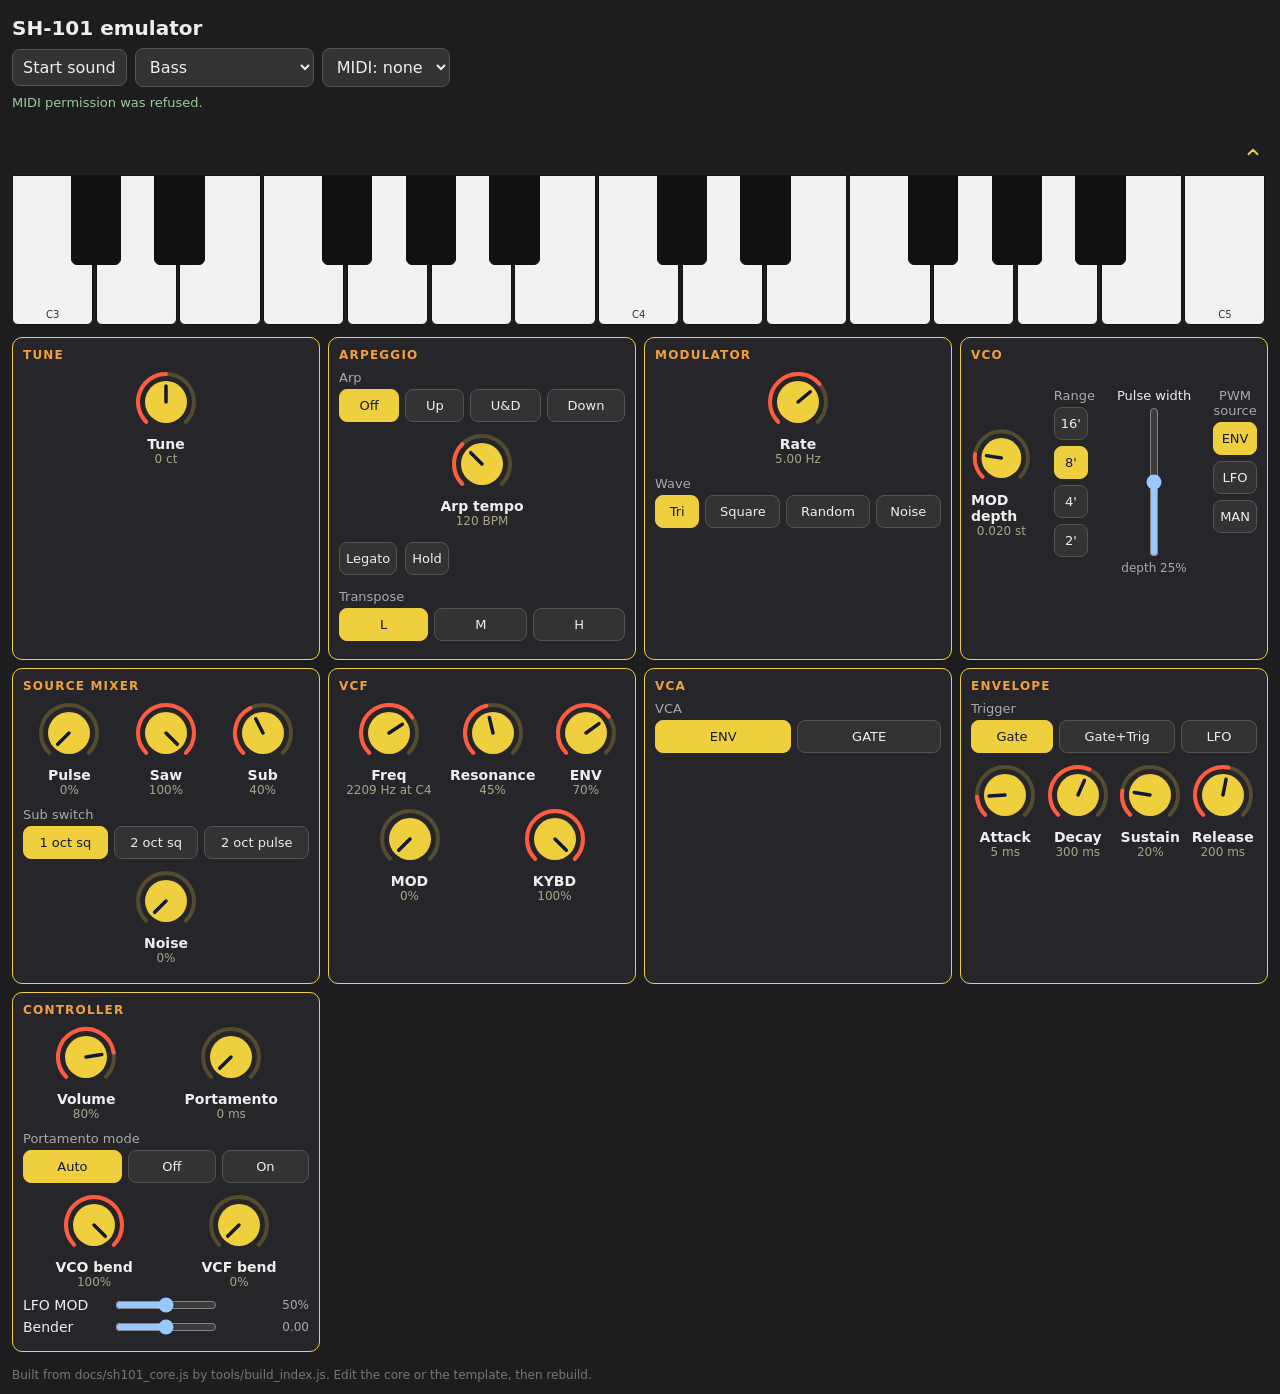
<file: index.html>
<!doctype html>
<html lang="en">
<head>
<meta charset="utf-8">
<meta name="viewport" content="width=device-width, initial-scale=1, viewport-fit=cover">
<title>SH-101 emulator</title>
<style>
  :root { color-scheme: dark; }
  * { box-sizing: border-box; }
  body { margin: 0; font-family: system-ui, sans-serif; background: #1d1d1f; color: #eee; padding: 12px; padding-bottom: calc(12px + env(safe-area-inset-bottom, 0px)); overflow-x: hidden; }
  h1 { font-size: 20px; margin: 4px 0 8px; }
  button, select { font: inherit; background: #333; color: #eee; border: 1px solid #555; border-radius: 8px; padding: 8px 10px; }
  button.on { background: #F0CF3E; border-color: #F0CF3E; color: #121935; }
  input[type=range] { width: 100%; min-width: 0; margin: 0; }
  .row { display: flex; flex-wrap: wrap; gap: 8px; align-items: center; margin: 8px 0; }
  #status { font-size: 13px; color: #9c9; min-height: 18px; }
  #debug { font-size: 12px; color: #888; min-height: 16px; }
  .warn { color: #e9a; }
  #keys { position: relative; height: 150px; user-select: none; touch-action: none; margin: 8px 0 12px; }
  .wk, .bk { position: absolute; top: 0; box-sizing: border-box; border: 1px solid #111; border-radius: 0 0 6px 6px; }
  .wk { background: #f2f2f2; height: 100%; color: #333; }
  .bk { background: #111; height: 60%; color: #eee; z-index: 2; }
  .on-k { background: #f0a040 !important; }
  .lbl { position: absolute; bottom: 4px; width: 100%; text-align: center; font-size: 10px; pointer-events: none; }
  #panels { display: grid; grid-template-columns: repeat(auto-fit, minmax(min(100%, 280px), 1fr)); gap: 8px; }
  .panel { background: #26262a; border: 1px solid #F0CF3E; border-radius: 10px; padding: 8px 10px 10px; min-width: 0; }
  .panel h2 { font-size: 12px; letter-spacing: .1em; text-transform: uppercase; color: #f0a040; margin: 2px 0 6px; }
  .sl { display: grid; grid-template-columns: 84px minmax(0, 1fr) 84px; align-items: center; gap: 8px; margin: 6px 0; font-size: 14px; }
  .sl output { text-align: right; color: #aaa; font-variant-numeric: tabular-nums; font-size: 12px; }
  .grp { margin: 8px 0; }
  .grp .cap { color: #aaa; font-size: 13px; margin-bottom: 4px; }
  .seg { display: flex; flex-wrap: wrap; gap: 6px; }
  .seg button, .grp > button { flex: 1 1 auto; padding: 8px 6px; font-size: 13px; }
  /* keyboard section: a yellow chevron in the top-right corner. Down = keys hidden, up = keys shown. */
  .keysec { position: relative; padding-top: 30px; margin: 8px 0 12px; }
  .keysec.folded #keys { display: none; }
  .chev { position: absolute; top: 0; right: 0; width: 30px; height: 30px; padding: 4px; display: flex; align-items: center; justify-content: center; background: transparent; border: none; border-radius: 6px; cursor: pointer; }
  .chev:hover, .chev:focus-visible { background: rgba(240, 207, 62, 0.12); outline: 1px solid #F0CF3E; }
  .chev svg { width: 18px; height: 18px; transition: transform .15s ease; }
  .chev.open svg { transform: rotate(180deg); }
  .inline { display: flex; flex-wrap: wrap; gap: 4px 8px; align-items: center; }
  .inline > .grp { margin: 6px 0; flex: 0 0 auto; }
  .hrow { display: flex; gap: 12px; align-items: flex-start; margin: 6px 0; }
  .hrow > .grp { flex: 1 1 auto; min-width: 0; margin: 6px 0; }
  .hrow > .grp.stackgrp { flex: 0 0 auto; }   /* stacked buttons hug their labels */
  .hrow.vco { gap: 22px; padding: 14px 0; justify-content: center; }   /* VCO row: more room, centred across the width */
  .hrow.vco > .vsl { margin: 6px 0; }                                  /* Pulse width lines up with the other captions */
  .hrow.vco > .vsl > label { font-size: 13px; }
  .hrow > .grp.stackgrp .cap { text-align: center; }                    /* caption centred over the stacked buttons */
  .hrow.vco > .knob { align-self: center; }   /* MOD depth sits at the vertical centre of the section */
  .vsl { display: flex; flex-direction: column; align-items: center; gap: 4px; flex: 0 0 auto; font-size: 14px; }
  .vsl .vbox { position: relative; width: 36px; height: 150px; }
  .vsl .vbox input { position: absolute; left: -57px; top: 57px; width: 150px; height: 36px; transform: rotate(-90deg); margin: 0; }
  .vsl output { color: #aaa; font-size: 12px; font-variant-numeric: tabular-nums; }
  /* stacked buttons: one column sized to the widest label; every button stretches to that width */
  .seg.stack { display: inline-grid; grid-template-columns: max-content; gap: 6px; }
  .seg.stack button { flex: none; }
  .knobs { display: flex; flex-wrap: wrap; justify-content: space-around; gap: 6px 4px; margin: 6px 0; }
  /* AcidBox knob styles. The colours are CSS variables, so a skin only has to set these: */
:root {
  --track: rgba(240, 207, 62, 0.22);   /* empty part of the ring */
  --led: #FF5B40;                      /* filled part of the ring */
  --knob-body: #F0CF3E;                /* the dial */
  --knob-mark: #121935;                /* the pointer line */
  --ink: #F0CF3E;
  --ink-soft: #A9A487;
}

.knob {
  display: flex; flex-direction: column; align-items: center;
  touch-action: none; user-select: none; -webkit-user-select: none;
  cursor: ns-resize; border-radius: 14px; padding: 2px 0;
}
.knob svg { width: 64px; height: 64px; max-width: 100%; display: block; }
.klabel { font-size: 14px; font-weight: 600; margin-top: 2px; }
.kval { font-size: 12px; color: var(--ink-soft); font-variant-numeric: tabular-nums; }

  footer { color: #777; font-size: 12px; margin: 16px 0 0; }
</style>
</head>
<body>
<h1>SH-101 emulator</h1>
<div class="row">
  <button id="start" type="button">Start sound</button>
  <select id="patch"><option value="bass">Bass</option><option value="pwm">PWM lead</option><option value="whistle">Resonant whistle</option></select>
  <select id="midi"><option value="">MIDI: none</option></select>
</div>
<div id="status">Tap "Start sound" first. Sound needs a tap on most phones.</div>
<div id="debug"></div>

<div class="keysec open" id="keysSec">
  <button id="keysToggle" class="chev open" type="button" aria-expanded="true" aria-label="Hide keyboard" title="Hide keyboard">
    <svg viewBox="0 0 24 24" aria-hidden="true"><path d="M6 9l6 6 6-6" fill="none" stroke="#F0CF3E" stroke-width="2.5" stroke-linecap="round" stroke-linejoin="round"/></svg>
  </button>
  <div id="keys"></div>
</div>

<div id="panels"></div>
<footer>Built from docs/sh101_core.js by tools/build_index.js. Edit the core or the template, then rebuild.</footer>

<script>
/* SH-101 emulator core (JavaScript port of sh101_engine.py). Same models and guesses (G36-G44).
   Works in a browser AudioWorklet and in Node for testing. No DOM access. */
(function (root) {
  const A4 = 442.0;
  const K4 = 0.435, FC0 = 250.0, VC = 0.019, PIN9 = 0.1110;
  const KYB = VC / PIN9;                       // exact 1 oct/oct keyboard tracking (VR-8 calibration)
  const CUT_MIN = 0.589, CUT_MAX = -1.288;     // slider: 10 Hz (bottom) .. 20 kHz (top), spec
  const MIX = { saw: 1.0, pulse: 0.69, sub: 0.57, noise: 0.3 };   // G39, G38

  const kcv = (m) => 0.417 + (m - 53) / 12.0;  // service manual: F3 = 0.417 V, 1 V/oct
  function bus(p) { return CUT_MIN + p * (CUT_MAX - CUT_MIN); }
  function cutoffHz(midi, p, follow) {
    const f = follow === undefined ? 1 : follow;               // Key Follow knob, 0..1 (Roland spec)
    const v9 = PIN9 * (bus(p) - f * KYB * (kcv(midi) - kcv(60)));
    return K4 * FC0 * Math.pow(2, -v9 / VC);
  }
  // Seeded PRNG (mulberry32). Gives repeatable noise, so renders are identical run to run.
  // The seed is fixed (DEFAULT.seed) and not exposed on the panel yet.
  function makeRng(seed) {
    let a = seed >>> 0;
    return function () {
      a = (a + 0x6D2B79F5) >>> 0;
      let t = a;
      t = Math.imul(t ^ (t >>> 15), t | 1);
      t ^= t + Math.imul(t ^ (t >>> 7), t | 61);
      return ((t ^ (t >>> 14)) >>> 0) / 4294967296;   // [0, 1)
    };
  }
  function noteHz(midi, rangeOct, cents) { return A4 * Math.pow(2, (midi - 69) / 12) * Math.pow(2, rangeOct) * Math.pow(2, (cents || 0) / 1200); }

  function blep(t, dt) {
    if (t < dt) { const x = t / dt; return 2 * x - x * x - 1; }
    if (t > 1 - dt) { const x = (t - 1) / dt; return x * x + 2 * x + 1; }
    return 0;
  }

  class Env {                                  // G36, G37: linear attack, exponential decay and release
    constructor(fs, a, d, s, r) {
      this.fs = fs; this.a = Math.max(a, 1e-4); this.s = s;
      this.cd = Math.exp(-1 / (fs * Math.max(d / 3, 1e-4)));
      this.cr = Math.exp(-1 / (fs * Math.max(r / 3, 1e-4)));
      this.stage = 0; this.level = 0;          // 0 idle, 1 attack, 2 decay, 3 sustain, 4 release
    }
    setParams(a, d, s, r) {                 // change times/levels without resetting the current note
      this.a = Math.max(a, 1e-4); this.s = s;
      this.cd = Math.exp(-1 / (this.fs * Math.max(d / 3, 1e-4)));
      this.cr = Math.exp(-1 / (this.fs * Math.max(r / 3, 1e-4)));
    }
    on() { this.stage = 1; }
    off() { if (this.stage !== 0) this.stage = 4; }
    next() {
      if (this.stage === 1) { this.level += 1 / (this.fs * this.a); if (this.level >= 1) { this.level = 1; this.stage = 2; } }
      else if (this.stage === 2) { this.level = this.s + (this.level - this.s) * this.cd; if (this.level - this.s < 1e-4) { this.level = this.s; this.stage = 3; } }
      else if (this.stage === 3) { this.level = this.s; }
      else if (this.stage === 4) { this.level *= this.cr; if (this.level < 1e-5) { this.level = 0; this.stage = 0; } }
      return this.level;
    }
  }

  const DEFAULT = { rangeOct: 0, attack: 0.005, decay: 0.25, sustain: 0.35, release: 0.2,
    attackPwm: 0.01, decayPwm: 0.2, pw: 0.5, pwmAmt: 0.25,
    wSaw: 1, wPulse: 0, wSub: 0, wNoise: 0, cutoff: 0.5, res: 0.4, envAmt: 0.6,
    lfoRate: 5.0, lfoCut: 0, vibMax: 0, vcaGate: false, volume: 0.8,
    legato: false, portaTime: 0, transpose: 0, arpMode: "off", arpBpm: 120,
    // switches (G50-G54)
    lfoWave: "triangle",    // "square" | "triangle" | "noise" | "random"
    vcoWave: "both",        // not a Roland switch: the source mixer levels control saw and pulse (G51 corrected)
    subOct: "1",            // "1" = square 1 oct down, "2" = square 2 oct down, "2p" = pulse 2 oct down (panel, G62)
    vcaMode: "ENV",         // "ENV" | "GATE"
    envTrig: "gate",        // "gate" | "gatetrig" | "lfo"
    pwmSrc: "env",          // PWM source: "env" | "lfo" | "man" (panel switch LFO / MAN / ENV, G56)
    portaMode: "auto",      // portamento: "auto" | "off" | "on" (panel AUTO / OFF / ON, G57)
    keyFollow: 1,           // KYBD / Key Follow slider, 0..1
    tuneCents: 0,           // TUNE knob, +-50 cents
    vcoBend: 1,             // Bend VCO slider: 1 = +-2 semitones at full lever
    vcfBend: 0,             // Bend VCF slider: 1 = +-1 octave at full lever (G69)
    seed: 101 };            // noise seed (fixed for now; not on the panel)

  class Voice {
    constructor(fs, patch) {
      this.fs = fs; this.p = Object.assign({}, DEFAULT, patch || {});
      this.stack = []; this.physical = new Set(); this.hold = false;
      this.midi = null; this.mod = 0; this.resCC = null; this.cutCC = null;
      this.ph = 0; this.phSub = 0; this.phLfo = 0; this.lfoHold = 0; this.bendNorm = 0;
      this.pwmEnv = new Env(fs, this.p.attackPwm, this.p.decayPwm, 0, this.p.release);
      this.ampEnv = new Env(fs, this.p.attack, this.p.decay, this.p.sustain, this.p.release);
      this.y = [0, 0, 0, 0]; this.baseCut = 0;
      this.pitch = null; this.target = null; this.glideAllowed = false;
      this.arpIdx = 0; this.arpDir = 1; this.arpCount = 0; this.arpGateAt = 0; this.arpFirst = false;
      this.rand = makeRng(this.p.seed);
    }
    rebuildEnvs() {
      this.pwmEnv = new Env(this.fs, this.p.attackPwm, this.p.decayPwm, 0, this.p.release);
      this.ampEnv = new Env(this.fs, this.p.attack, this.p.decay, this.p.sustain, this.p.release);
    }
    setPatch(patch) {
      this.p = Object.assign({}, this.p, patch);
      const p = this.p;
      this.pwmEnv.setParams(p.attackPwm, p.decayPwm, 0, p.release);
      this.ampEnv.setParams(p.attack, p.decay, p.sustain, p.release);
      if (this.midi !== null) this.play(this.midi, false);
    }
    arpSteps() { return Math.max(1, Math.round(this.fs * 60 / this.p.arpBpm / 4)); }
    play(midi, retrigger) {
      const eff = midi + this.p.transpose;
      this.midi = midi; this.target = eff;
      if (this.pitch === null) this.pitch = eff;
      const pos = this.cutCC !== null ? this.cutCC : this.p.cutoff;
      this.baseCut = cutoffHz(eff, pos, this.p.keyFollow);
      if (retrigger && this.p.envTrig !== "lfo") { this.ampEnv.on(); this.pwmEnv.on(); }
    }
    noteOn(midi) {
      this.physical.add(midi);
      const i = this.stack.indexOf(midi); if (i >= 0) this.stack.splice(i, 1);
      const hadNotes = this.stack.length > 0;
      this.stack.push(midi);
      if (this.p.arpMode !== "off") {
        if (!hadNotes) { this.arpCount = this.arpSteps(); this.arpFirst = true; }
        return;
      }
      const retrig = this.p.envTrig === "gatetrig" ? true : !(this.p.legato && hadNotes);
      // portamento: ON glides every note; AUTO glides only when a key is played while others are held; OFF never
      this.glideAllowed = this.p.portaMode === "on" || (this.p.portaMode === "auto" && hadNotes);
      this.play(midi, retrig);
    }
    noteOff(midi) {
      this.physical.delete(midi);
      if (this.hold) return;                                // hold keeps the notes sounding
      this.release(midi);
    }
    release(midi) {
      const i = this.stack.indexOf(midi); if (i >= 0) this.stack.splice(i, 1);
      if (this.stack.length === 0) {
        if (this.p.envTrig !== "lfo") { this.ampEnv.off(); this.pwmEnv.off(); }
        this.arpCount = 0; return;
      }
      if (this.p.arpMode === "off" && midi === this.midi) this.play(this.stack[this.stack.length - 1], false);
    }
    setHold(on) {
      this.hold = !!on;
      if (!this.hold) {                                     // releasing hold lets go of keys that are no longer down
        const keep = this.stack.filter(m => this.physical.has(m));
        const dropped = this.stack.filter(m => !this.physical.has(m));
        this.stack = keep;
        if (this.stack.length === 0) { if (this.p.envTrig !== "lfo") { this.ampEnv.off(); this.pwmEnv.off(); } this.arpCount = 0; }
        else if (dropped.length && this.p.arpMode === "off" && this.midi !== null && !keep.includes(this.midi)) this.play(keep[keep.length - 1], false);
      }
    }
    control(cc, value) {
      const v = value / 127;
      if (cc === 1) this.mod = v;
      else if (cc === 71) this.resCC = v;
      else if (cc === 74) { this.cutCC = v; if (this.midi !== null) this.play(this.midi, false); }
    }
    pitchBend(value) { this.bendNorm = Math.max(-1, Math.min(1, value / 8192)); }

    arpAdvance() {
      const notes = this.stack.slice().sort((a, b) => a - b);
      const n = notes.length, mode = this.p.arpMode;
      if (this.arpFirst) { this.arpFirst = false; this.arpDir = 1; this.arpIdx = mode === "down" ? n - 1 : 0; }
      else if (mode === "up") this.arpIdx = (this.arpIdx + 1) % n;
      else if (mode === "down") this.arpIdx = (this.arpIdx - 1 + n) % n;
      else {
        if (n > 1) {
          this.arpIdx += this.arpDir;
          if (this.arpIdx >= n - 1) { this.arpIdx = n - 1; this.arpDir = -1; }
          if (this.arpIdx <= 0) { this.arpIdx = 0; this.arpDir = 1; }
        } else this.arpIdx = 0;
      }
      if (this.arpIdx >= n) this.arpIdx = 0;
      this.play(notes[this.arpIdx], true);
    }

    render(out, n) {
      const p = this.p, fs = this.fs;
      if (this.stack.length === 0 && this.ampEnv.stage === 0) { for (let i = 0; i < n; i++) out[i] = 0; return; }
      if (this.midi === null && this.stack.length === 0) { for (let i = 0; i < n; i++) out[i] = 0; return; }
      const res = this.resCC !== null ? this.resCC : p.res;
      const k = Math.min(4.2 * res / 0.785, 5.0);
      const vib = this.mod * p.vibMax;
      const gateOn = this.stack.length > 0 ? 1 : 0;
      const glideCoef = p.portaTime > 0 ? 1 - Math.exp(-1 / (fs * Math.max(p.portaTime / 3, 1e-4))) : 1;
      const arpOn = p.arpMode !== "off" && this.stack.length > 0;
      const stepLen = this.arpSteps();
      const sawOn = p.vcoWave !== "pulse" ? 1 : 0, pulseOn = p.vcoWave !== "saw" ? 1 : 0;
      const subDiv = (p.subOct === "2" || p.subOct === "2p") ? 4 : 2, subOn = 1;
      const subPulse = p.subOct === "2p";
      const gateMode = p.vcaMode === "GATE" || p.vcaGate;
      for (let i = 0; i < n; i++) {
        if (arpOn) {
          this.arpCount++;
          if (this.arpCount >= stepLen) { this.arpCount = 0; this.arpGateAt = Math.round(stepLen * 0.6); this.arpAdvance(); }
          if (this.arpCount === this.arpGateAt) { this.ampEnv.off(); this.pwmEnv.off(); }
        }
        if (this.pitch !== null && this.target !== null) {
          if (this.glideAllowed && p.portaTime > 0) this.pitch += (this.target - this.pitch) * glideCoef;
          else this.pitch = this.target;
        }
        const ph0 = this.phLfo;
        this.phLfo = (ph0 + p.lfoRate / fs) % 1;
        const wrapped = this.phLfo < ph0;
        if (wrapped) this.lfoHold = this.rand() * 2 - 1;      // random: new level each LFO cycle
        if (wrapped && p.envTrig === "lfo") { this.ampEnv.on(); this.pwmEnv.on(); }
        let lfo;
        if (p.lfoWave === "square") lfo = this.phLfo < 0.5 ? 1 : -1;
        else if (p.lfoWave === "noise") lfo = this.rand() * 2 - 1;
        else if (p.lfoWave === "random") lfo = this.lfoHold;
        else lfo = 2 * Math.abs(2 * this.phLfo - 1) - 1;        // triangle (G43)
        const envPwm = this.pwmEnv.next();
        const env = this.ampEnv.next();
        const f = noteHz(this.pitch === null ? 69 : this.pitch, p.rangeOct, p.tuneCents) * Math.pow(2, (vib * lfo + 2 * this.bendNorm * p.vcoBend) / 12);
        const dt = f / fs;
        this.ph = (this.ph + dt) % 1; const t = this.ph;
        this.phSub = (this.phSub + dt / subDiv) % 1; const ts = this.phSub;
        const pwmMod = p.pwmSrc === "env" ? envPwm : p.pwmSrc === "lfo" ? lfo : 0;   // MAN = no modulation
        const duty = Math.min(0.98, Math.max(0.02, 0.5 * p.pw + p.pwmAmt * pwmMod));
        const saw = 2 * t - 1 - blep(t, dt);
        const pulse = (t < duty ? 1 : -1) - blep(t, dt) + blep((t - duty + 1) % 1, dt);
        const subDuty = subPulse ? 0.25 : 0.5;                 // G62: pulse sub taken as 25% width
        const sub = (ts < subDuty ? 1 : -1) - blep(ts, dt / subDiv) + blep((ts - subDuty + 1) % 1, dt / subDiv);
        const noise = this.rand() * 2 - 1;
        const src = sawOn * p.wSaw * MIX.saw * saw + pulseOn * p.wPulse * MIX.pulse * pulse
                  + subOn * p.wSub * MIX.sub * sub + p.wNoise * MIX.noise * noise;
        const cut = this.baseCut * Math.pow(2, p.envAmt * 4.0 * env + p.lfoCut * lfo + this.bendNorm * p.vcfBend);
        const g = 1 - Math.exp(-2 * Math.PI * Math.min(Math.max(cut, 20), fs * 0.45) / fs);
        const x = src * 0.5;
        const y = this.y;
        const u = Math.tanh(x - k * y[3]);
        y[0] += g * (u - y[0]);
        y[1] += g * (Math.tanh(y[0]) - y[1]);
        y[2] += g * (Math.tanh(y[1]) - y[2]);
        y[3] += g * (Math.tanh(y[2]) - y[3]);
        const gain = gateMode ? gateOn : env;                   // G44 / VCA switch
        out[i] = y[3] * gain * p.volume;
      }
    }
  }

  const PATCHES = {
    bass: { cutoff: 0.71, res: 0.45, envAmt: 0.7, wSaw: 1, wSub: 0.4, decay: 0.3, sustain: 0.2, vibMax: 0.02 },
    pwm: { wSaw: 0, wPulse: 1, pw: 0.4, pwmAmt: 0.35, cutoff: 0.55, res: 0.35, envAmt: 0.3,
           lfoRate: 5.5, vibMax: 0.02, attack: 0.2, decay: 0.6, sustain: 0.6, release: 0.4 },
    whistle: { wSaw: 0.05, cutoff: 0.61, res: 0.9, envAmt: 0, lfoCut: 0.08, lfoRate: 4.0,
               attack: 0.02, decay: 0.4, sustain: 0.6, release: 0.3, vcaGate: true },
  };

  const api = { Voice, Env, cutoffHz, noteHz, kcv, PATCHES, DEFAULT, MIX };
  if (typeof module !== "undefined" && module.exports) module.exports = api;
  else root.SH101 = api;
})(typeof globalThis !== "undefined" ? globalThis : (typeof self !== "undefined" ? self : this));
</script>

<script>
// AcidBox knob: a rotary dial that reads and writes one setting.
//
// Needs these from the surrounding app:
//   state.params           object holding each setting's current value (0 to 1), keyed by id
//   setParam(id, value)    stores the new value and sends it to the sound engine
//
// Usage:
//   document.body.appendChild(buildKnob({ id: 'cutoff', label: 'Cutoff', def: 0.35 }));
//   buildKnob({ id, label, def, fmt })
//     id     the setting this knob controls
//     label  text shown under the dial
//     def    default value (0 to 1), used for double-click or double-tap reset
//     fmt    optional: turns a 0..1 value into display text, e.g. v => Math.round(v * 100) + '%'

const A0 = Math.PI * 0.75, SPAN = Math.PI * 1.5;   // dial runs from 7:30 to 4:30, 270 degrees

function arc(r, a0, a1) {
  const x0 = 32 + r * Math.cos(a0), y0 = 32 + r * Math.sin(a0);
  const x1 = 32 + r * Math.cos(a1), y1 = 32 + r * Math.sin(a1);
  return `M${x0.toFixed(2)} ${y0.toFixed(2)} A${r} ${r} 0 ${a1 - a0 > Math.PI ? 1 : 0} 1 ${x1.toFixed(2)} ${y1.toFixed(2)}`;
}

const clamp = v => Math.min(1, Math.max(0, v));
const knobDraw = {};   // redraws every knob bound to a setting, by setting id

function buildKnob(k) {
  const el = document.createElement('div');
  el.className = 'knob';
  el.dataset.pid = k.id;
  el.tabIndex = 0;
  el.setAttribute('role', 'slider');
  el.setAttribute('aria-label', k.label);
  el.setAttribute('aria-valuemin', '0');
  el.setAttribute('aria-valuemax', '100');
  el.innerHTML = `<svg viewBox="0 0 64 64" aria-hidden="true">
      <path d="${arc(28, A0, A0 + SPAN)}" fill="none" stroke="var(--track)" stroke-width="4" stroke-linecap="round"/>
      <path class="val" fill="none" stroke="var(--led)" stroke-width="4" stroke-linecap="round"/>
      <circle cx="32" cy="32" r="21" fill="var(--knob-body)"/>
      <line class="ind" x1="32" y1="32" stroke="var(--knob-mark)" stroke-width="3.5" stroke-linecap="round"/>
    </svg><span class="klabel">${k.label}</span><span class="kval"></span>`;

  const valPath = el.querySelector('.val'), ind = el.querySelector('.ind'), out = el.querySelector('.kval');
  const fmt = k.fmt || (v => Math.round(v * 100));

  function draw() {
    const v = state.params[k.id], a = A0 + v * SPAN;
    valPath.setAttribute('d', v > 0.004 ? arc(28, A0, a) : '');   // the filled part of the ring
    ind.setAttribute('x2', (32 + 16 * Math.cos(a)).toFixed(2));  // the pointer
    ind.setAttribute('y2', (32 + 16 * Math.sin(a)).toFixed(2));
    out.textContent = fmt(v);
    el.setAttribute('aria-valuenow', Math.round(v * 100));
    el.setAttribute('aria-valuetext', String(fmt(v)));
  }

  function set(v) { setParam(k.id, clamp(v)); knobDraw[k.id](); }

  // drag up or down to change; hold Shift for fine control
  let startY = 0, startV = 0, dragging = false, pendingV = null;
  el.addEventListener('pointerdown', e => {
    dragging = true; startY = e.clientY; startV = state.params[k.id];
    el.setPointerCapture(e.pointerId); e.preventDefault();
  });
  el.addEventListener('pointermove', e => {
    if (!dragging) return;
    const v = startV + (startY - e.clientY) / (e.shiftKey ? 700 : 180);
    // phones can fire 120+ moves a second; apply at most one per screen frame
    if (pendingV === null) requestAnimationFrame(() => { const x = pendingV; pendingV = null; set(x); });
    pendingV = v;
  });
  const end = () => { dragging = false; };
  el.addEventListener('pointerup', end);
  el.addEventListener('pointercancel', end);

  // double-click or double-tap resets to the default
  el.addEventListener('dblclick', () => set(k.def));
  let lastTap = 0;
  el.addEventListener('pointerup', e => {
    if (e.pointerType !== 'touch') return;
    const now = Date.now();
    if (now - lastTap < 300 && Math.abs(e.clientY - startY) < 6) set(k.def);
    lastTap = now;
  });

  // keyboard: arrows nudge, PageUp/PageDown jump, Home and End go to the ends
  el.addEventListener('keydown', e => {
    const v = state.params[k.id];
    const steps = { ArrowUp: 0.01, ArrowRight: 0.01, ArrowDown: -0.01, ArrowLeft: -0.01, PageUp: 0.1, PageDown: -0.1 };
    if (e.key in steps) { set(v + steps[e.key]); e.preventDefault(); }
    else if (e.key === 'Home') { set(0); e.preventDefault(); }
    else if (e.key === 'End') { set(1); e.preventDefault(); }
  });

  draw();
  // several knobs can share one setting, so keep them all in step
  const prev = knobDraw[k.id];
  knobDraw[k.id] = prev ? () => { prev(); draw(); } : draw;
  return el;
}
</script>

<script>
(function () {
  "use strict";
  const SH = window.SH101;
  const $ = s => document.querySelector(s);
  const statusEl = $("#status"), dbg = $("#debug");
  const say = (t, warn) => { statusEl.textContent = t; statusEl.className = warn ? "warn" : ""; };
  if (!SH) { say("The sound core did not load.", true); return; }

  let ctx = null, node = null, holdOn = false;

  // ---------- mappings: slider position 0..1 <-> patch value ----------
  const clamp01 = v => Math.min(1, Math.max(0, v));
  const tmap = (pos, lo, hi) => lo * Math.pow(hi / lo, pos);            // G36: exponential over the spec range
  const tinv = (t, lo, hi) => clamp01(Math.log(t / lo) / Math.log(hi / lo));
  const TIME = (lo, hi) => ({ to: v => tmap(v, lo, hi), from: p => tinv(p, lo, hi) });
  const LIN = { to: v => v, from: p => clamp01(p) };
  const fmtPct = p => Math.round(p * 100) + "%";
  const fmtSec = p => p < 1 ? Math.round(p * 1000) + " ms" : p.toFixed(2) + " s";

  // Panel layout follows the panel photo and guess_ledger.md ("Layout follows the panel photo").
  // kind: "patch" (goes to the core patch), "pwm" (the one PWM fader, G58), "mod" (mod lever, CC1), "bend" (spring-back lever).
  const SECTIONS = [
    { title: "Tune", items: [
      { t: "slider", kind: "patch", id: "tune", key: "tuneCents", label: "Tune",
        map: { to: v => (v - 0.5) * 100, from: p => clamp01(p / 100 + 0.5) }, fmt: p => Math.round(p) + " ct" },
    ]},
    { title: "Arpeggio", items: [
      { t: "group", key: "arpMode", label: "Arp", values: ["off", "up", "updown", "down"], labels: ["Off", "Up", "U&D", "Down"] },
      { t: "slider", kind: "patch", id: "arpBpm", key: "arpBpm", label: "Arp tempo",
        map: { to: v => 60 + 180 * v, from: p => clamp01((p - 60) / 180) }, fmt: p => Math.round(p) + " BPM" },
      { t: "row", items: [ { t: "toggle", key: "legato", label: "Legato" }, { t: "hold" } ] },
      { t: "group", key: "transpose", label: "Transpose", values: [0, 12, 24], labels: ["L", "M", "H"] },
    ]},
    { title: "Modulator", items: [
      { t: "slider", kind: "patch", id: "lfoRate", key: "lfoRate", label: "Rate",
        map: { to: v => 0.1 * Math.pow(300, v), from: p => clamp01(Math.log(p / 0.1) / Math.log(300)) },
        fmt: p => p.toFixed(2) + " Hz" },
      { t: "group", key: "lfoWave", label: "Wave", values: ["triangle", "square", "random", "noise"], labels: ["Tri", "Square", "Random", "Noise"] },
    ]},
    { title: "VCO", items: [
      { t: "row", cls: "hrow vco", items: [
        { t: "slider", kind: "patch", id: "vibMax", key: "vibMax", label: "MOD depth",
          map: { to: v => v * 0.1, from: p => clamp01(p / 0.1) }, fmt: p => p.toFixed(3) + " st" },
        { t: "group", key: "rangeOct", label: "Range", values: [-1, 0, 1, 2], labels: ["16'", "8'", "4'", "2'"], stack: true },
        { t: "slider", kind: "pwm", id: "pwm", label: "Pulse width", vertical: true },
        { t: "group", key: "pwmSrc", label: "PWM<br>source", values: ["env", "lfo", "man"], labels: ["ENV", "LFO", "MAN"], stack: true },
      ] },
    ]},
    { title: "Source mixer", items: [
      { t: "slider", kind: "patch", id: "wPulse", key: "wPulse", label: "Pulse", map: LIN, fmt: fmtPct },
      { t: "slider", kind: "patch", id: "wSaw", key: "wSaw", label: "Saw", map: LIN, fmt: fmtPct },
      { t: "slider", kind: "patch", id: "wSub", key: "wSub", label: "Sub", map: LIN, fmt: fmtPct },
      { t: "group", key: "subOct", label: "Sub switch", values: ["1", "2", "2p"], labels: ["1 oct sq", "2 oct sq", "2 oct pulse"] },
      { t: "slider", kind: "patch", id: "wNoise", key: "wNoise", label: "Noise", map: LIN, fmt: fmtPct },
    ]},
    { title: "VCF", items: [
      { t: "slider", kind: "patch", id: "cutoff", key: "cutoff", label: "Freq", map: LIN,
        fmt: p => Math.round(SH.cutoffHz(60, p)) + " Hz at C4" },
      { t: "slider", kind: "patch", id: "res", key: "res", label: "Resonance", map: LIN, fmt: fmtPct },
      { t: "slider", kind: "patch", id: "envAmt", key: "envAmt", label: "ENV", map: LIN, fmt: fmtPct },
      { t: "slider", kind: "patch", id: "lfoCut", key: "lfoCut", label: "MOD", map: LIN, fmt: fmtPct },
      { t: "slider", kind: "patch", id: "keyFollow", key: "keyFollow", label: "KYBD", map: LIN, fmt: fmtPct },
    ]},
    { title: "VCA", items: [
      { t: "group", key: "vcaMode", label: "VCA", values: ["ENV", "GATE"], labels: ["ENV", "GATE"] },
    ]},
    { title: "Envelope", items: [
      { t: "group", key: "envTrig", label: "Trigger", values: ["gate", "gatetrig", "lfo"], labels: ["Gate", "Gate+Trig", "LFO"] },
      { t: "slider", kind: "patch", id: "attack", key: "attack", label: "Attack", map: TIME(0.0015, 4), fmt: fmtSec },
      { t: "slider", kind: "patch", id: "decay", key: "decay", label: "Decay", map: TIME(0.002, 10), fmt: fmtSec },
      { t: "slider", kind: "patch", id: "sustain", key: "sustain", label: "Sustain", map: LIN, fmt: fmtPct },
      { t: "slider", kind: "patch", id: "release", key: "release", label: "Release", map: TIME(0.002, 10), fmt: fmtSec },
    ]},
    { title: "Controller", items: [
      { t: "slider", kind: "patch", id: "volume", key: "volume", label: "Volume", map: LIN, fmt: fmtPct },
      { t: "slider", kind: "patch", id: "portaTime", key: "portaTime", label: "Portamento",
        map: { to: v => v * 5, from: p => clamp01(p / 5) }, fmt: fmtSec },
      { t: "group", key: "portaMode", label: "Portamento mode", values: ["auto", "off", "on"], labels: ["Auto", "Off", "On"] },
      { t: "slider", kind: "patch", id: "vcoBend", key: "vcoBend", label: "VCO bend", map: LIN, fmt: fmtPct },
      { t: "slider", kind: "patch", id: "vcfBend", key: "vcfBend", label: "VCF bend", map: LIN, fmt: fmtPct },
      { t: "slider", kind: "mod", id: "lfoMod", label: "LFO MOD" },
      { t: "slider", kind: "bend", id: "bender", label: "Bender", min: -1, max: 1 },
    ]},
  ];

  // ---------- state: the patch sent to the core, and the one PWM fader ----------
  const S = {};            // full patch, kept in sync with the controls
  let pwBase = 0.5;        // hidden base pulse width (core's pw); not on the panel
  let pwFader = 0;         // the single PWM fader (G58)
  const ctrl = {}, groups = {}, toggles = {};

  // Pulse width (G58): MAN sets the width; ENV and LFO use the fader as depth on the hidden base width.
  function withPwm() {
    if (S.pwmSrc === "man") S.pw = pwFader;
    else { S.pw = pwBase; S.pwmAmt = pwFader * 0.5; }
    return S;
  }
  function pwmText() {
    return (S.pwmSrc === "man" ? "duty " : "depth ") + Math.round(pwFader * 50) + "%";
  }
  function postMsg(m) { if (node) node.port.postMessage(m); }
  function send() { withPwm(); postMsg({ type: "patch", patch: S }); }

  // ---------- control building ----------
  // Continuous patch controls are knobs (ui/knob.js). It reads and writes state.params through setParam.
  // Sliders remain for the PWM fader, the mod lever, and the spring-back bender.
  const state = { params: {} };
  window.state = state;
  window.setParam = (id, v) => { state.params[id] = v; applyControl(id); };

  function applyControl(id) {
    const c = ctrl[id]; if (!c) return;
    const it = c.it, v = state.params[id];
    if (it.kind === "patch") { S[it.key] = it.map.to(v); send(); }
    else if (it.kind === "pwm") { pwFader = v; send(); }
    else if (it.kind === "mod") postMsg({ type: "cc", cc: 1, value: Math.round(v * 127) });
    else if (it.kind === "bend") postMsg({ type: "bend", value: Math.round(v * 8191) });
    refreshOut(id);
  }
  function refreshOut(id) {
    const c = ctrl[id]; if (!c || !c.out) return;     // knobs draw their own readout
    const it = c.it;
    if (it.kind === "pwm") c.out.textContent = pwmText();
    else if (it.kind === "mod") c.out.textContent = fmtPct(parseFloat(c.input.value));
    else if (it.kind === "bend") c.out.textContent = parseFloat(c.input.value).toFixed(2);
  }
  function syncAll() {
    for (const id in ctrl) {
      const c = ctrl[id], it = c.it;
      if (it.kind === "patch") {
        state.params[id] = it.map.from(S[it.key]);
        if (knobDraw[id]) knobDraw[id]();
      } else if (it.kind === "pwm") {
        c.input.value = pwFader;
      }
      refreshOut(id);
    }
    for (const key in groups) {
      const g = groups[key];
      g.btns.forEach((b, i) => b.classList.toggle("on", g.values[i] === S[key]));
    }
    for (const key in toggles) toggles[key].classList.toggle("on", !!S[key]);
  }
  function makeKnob(it) {
    const def = it.map.from(SH.DEFAULT[it.key]);
    state.params[it.id] = it.map.from(S[it.key] ?? SH.DEFAULT[it.key]);
    ctrl[it.id] = { it, input: null, out: null };
    return buildKnob({ id: it.id, label: it.label, def, fmt: v => it.fmt(it.map.to(v)) });
  }
  function makeSlider(it) {
    const row = document.createElement("div");
    if (it.vertical) {
      row.className = "vsl";
      row.innerHTML = `<label for="c-${it.id}">${it.label}</label><div class="vbox">` +
        `<input type="range" id="c-${it.id}" min="0" max="1" step="0.001"></div><output></output>`;
    } else {
      row.className = "sl";
      row.innerHTML = `<label for="c-${it.id}">${it.label}</label>` +
        `<input type="range" id="c-${it.id}" min="${it.min ?? 0}" max="${it.max ?? 1}" step="0.001">` +
        `<output></output>`;
    }
    const input = row.querySelector("input"), out = row.querySelector("output");
    const c = { it, input, out };
    ctrl[it.id] = c;
    state.params[it.id] = it.kind === "pwm" ? pwFader : 0;
    input.addEventListener("input", () => { state.params[it.id] = parseFloat(input.value); applyControl(it.id); });
    if (it.kind === "bend") {                                   // the lever springs back to centre
      const back = () => { input.value = 0; state.params[it.id] = 0; applyControl(it.id); };
      ["pointerup", "pointercancel", "touchend", "mouseup"].forEach(ev => input.addEventListener(ev, back));
    }
    return row;
  }
  function makeGroup(it) {
    const wrap = document.createElement("div"); wrap.className = "grp" + (it.stack ? " stackgrp" : "");
    wrap.innerHTML = `<div class="cap">${it.label}</div><div class="seg${it.stack ? " stack" : ""}"></div>`;
    const seg = wrap.querySelector(".seg");
    const btns = it.values.map((val, i) => {
      const b = document.createElement("button"); b.type = "button"; b.textContent = it.labels[i];
      b.addEventListener("click", () => { S[it.key] = val; syncAll(); send(); });
      seg.appendChild(b);
      return b;
    });
    groups[it.key] = { values: it.values, btns };
    return wrap;
  }
  function makeHold() {
    const wrap = document.createElement("div"); wrap.className = "grp";
    const b = document.createElement("button"); b.type = "button"; b.id = "hold";
    b.textContent = "Hold"; b.title = "Keep notes sounding after release";
    b.addEventListener("click", () => setHold(!holdOn));
    wrap.appendChild(b);
    return wrap;
  }
  function makeToggle(it) {
    const wrap = document.createElement("div"); wrap.className = "grp";
    const b = document.createElement("button"); b.type = "button"; b.textContent = it.label;
    b.addEventListener("click", () => { S[it.key] = !S[it.key]; syncAll(); send(); });
    wrap.appendChild(b);
    toggles[it.key] = b;
    return wrap;
  }
  function buildItem(it) {
    if (it.t === "slider") return it.kind === "patch" ? makeKnob(it) : makeSlider(it);
    if (it.t === "group") return makeGroup(it);
    if (it.t === "hold") return makeHold();
    return makeToggle(it);
  }
  function buildPanels() {
    const root = $("#panels");
    for (const sec of SECTIONS) {
      const box = document.createElement("section"); box.className = "panel";
      box.innerHTML = `<h2>${sec.title}</h2>`;
      let knobRow = null;
      for (const it of sec.items) {
        if (it.t === "slider" && it.kind === "patch") {
          if (!knobRow) { knobRow = document.createElement("div"); knobRow.className = "knobs"; box.appendChild(knobRow); }
          knobRow.appendChild(makeKnob(it));
          continue;
        }
        knobRow = null;
        if (it.t === "row") {
          const r = document.createElement("div"); r.className = it.cls || "inline";
          for (const sub of it.items) r.appendChild(buildItem(sub));
          box.appendChild(r);
        } else {
          box.appendChild(buildItem(it));
        }
      }
      root.appendChild(box);
    }
  }

  // ---------- presets ----------
  function loadPreset(name) {
    Object.assign(S, SH.DEFAULT, SH.PATCHES[name]);
    if (S.vcaGate) S.vcaMode = "GATE";          // the whistle preset gates the VCA
    pwBase = S.pw;
    pwFader = S.pwmSrc === "man" ? S.pw : clamp01(S.pwmAmt * 2);
    syncAll();
    send();
  }

  // ---------- on-screen keyboard: C3 (48) to C5 (72) ----------
  const keysEl = $("#keys");
  const LOW = 48, HIGH = 72;
  const isBlack = m => [1, 3, 6, 8, 10].includes(m % 12);
  const whites = []; for (let m = LOW; m <= HIGH; m++) if (!isBlack(m)) whites.push(m);
  const wWidth = 100 / whites.length;
  const keyEls = {};
  whites.forEach((m, i) => {
    const d = document.createElement("div"); d.className = "wk";
    d.style.left = (i * wWidth) + "%"; d.style.width = (wWidth - 0.2) + "%";
    d.dataset.m = m; keysEl.appendChild(d); keyEls[m] = d;
    if (m % 12 === 0) { const l = document.createElement("div"); l.className = "lbl"; l.textContent = "C" + (Math.floor(m / 12) - 1); d.appendChild(l); }
  });
  for (let m = LOW; m <= HIGH; m++) if (isBlack(m)) {
    const prevWhite = whites.indexOf(m - 1);
    const d = document.createElement("div"); d.className = "bk";
    d.style.left = ((prevWhite + 1) * wWidth - wWidth * 0.3) + "%"; d.style.width = (wWidth * 0.6) + "%";
    d.dataset.m = m; keysEl.appendChild(d); keyEls[m] = d;
  }
  function noteOn(m) { if (!node) return; postMsg({ type: "on", note: m }); if (keyEls[m]) keyEls[m].classList.add("on-k"); }
  function noteOff(m) { if (!node) return; postMsg({ type: "off", note: m }); if (keyEls[m]) keyEls[m].classList.remove("on-k"); }
  // Each finger holds its own key, so several keys can sound at once (arpeggio and legato need this).
  const fingers = new Map();
  const keyAt = (x, y) => { const el = document.elementFromPoint(x, y); return el && el.dataset && el.dataset.m ? parseInt(el.dataset.m, 10) : null; };
  keysEl.addEventListener("pointerdown", e => {
    const m = keyAt(e.clientX, e.clientY); if (m === null) return;
    e.preventDefault(); keysEl.setPointerCapture(e.pointerId);
    fingers.set(e.pointerId, m); noteOn(m);
  });
  keysEl.addEventListener("pointermove", e => {
    if (!fingers.has(e.pointerId)) return;
    const m = keyAt(e.clientX, e.clientY), old = fingers.get(e.pointerId);
    if (m !== null && m !== old) { noteOff(old); fingers.set(e.pointerId, m); noteOn(m); }
  });
  const fingerUp = e => {
    if (!fingers.has(e.pointerId)) return;
    noteOff(fingers.get(e.pointerId)); fingers.delete(e.pointerId);
  };
  keysEl.addEventListener("pointerup", fingerUp);
  keysEl.addEventListener("pointercancel", fingerUp);
  $("#keysToggle").addEventListener("click", () => {
    const sec = $("#keysSec"), b = $("#keysToggle");
    const open = sec.classList.toggle("folded") === false;
    b.classList.toggle("open", open);                       // up when open, down when closed
    b.setAttribute("aria-expanded", String(open));
    b.setAttribute("aria-label", open ? "Hide keyboard" : "Show keyboard");
    b.title = open ? "Hide keyboard" : "Show keyboard";
  });

  // ---------- hold ----------
  function setHold(on) {
    holdOn = !!on;
    $("#hold").classList.toggle("on", holdOn);
    postMsg({ type: "hold", on: holdOn });
  }

  // ---------- audio ----------
  const WORKLET = `
    __CORE_SLOT__
    class SH101Processor extends AudioWorkletProcessor {
      constructor() {
        super();
        this.v = new SH101.Voice(sampleRate, {});
        this.buf = new Float32Array(128);
        this.port.onmessage = (e) => {
          const m = e.data;
          if (m.type === "on") this.v.noteOn(m.note);
          else if (m.type === "off") this.v.noteOff(m.note);
          else if (m.type === "cc") this.v.control(m.cc, m.value);
          else if (m.type === "bend") this.v.pitchBend(m.value);
          else if (m.type === "hold") this.v.setHold(m.on);
          else if (m.type === "patch") this.v.setPatch(m.patch);
        };
      }
      process(inputs, outputs) {
        const out = outputs[0][0];
        if (this.buf.length !== out.length) this.buf = new Float32Array(out.length);
        this.v.render(this.buf, out.length);
        out.set(this.buf);
        return true;
      }
    }
    registerProcessor("sh101", SH101Processor);
  `;
  async function startAudio() {
    if (ctx) { await ctx.resume(); return; }
    ctx = new (window.AudioContext || window.webkitAudioContext)();
    const coreText = document.getElementById("core-src").textContent;
    const code = WORKLET.replace("__CORE_SLOT__", () => coreText);
    const url = URL.createObjectURL(new Blob([code], { type: "text/javascript" }));
    await ctx.audioWorklet.addModule(url);
    node = new AudioWorkletNode(ctx, "sh101", { numberOfInputs: 0, numberOfOutputs: 1, outputChannelCount: [1] });
    node.connect(ctx.destination);
    await ctx.resume();
    send();
    postMsg({ type: "hold", on: holdOn });
    say("Sound on. Play the keys, or connect a MIDI keyboard.");
    dbg.textContent = "Audio: on (" + Math.round(ctx.sampleRate) + " Hz)";
    $("#start").classList.add("on");
  }
  $("#start").addEventListener("click", () => startAudio().catch(err => say("Audio failed: " + err, true)));

  // ---------- Web MIDI ----------
  const midiSel = $("#midi");
  let midiAccess = null, inputs = [];
  function onMidi(e) {
    const [st, d1, d2] = e.data; const kind = st & 0xf0;
    dbg.textContent = "MIDI in: status " + st.toString(16) + " data " + d1 + " " + (d2 === undefined ? "" : d2) +
      (node ? "" : "  (audio is OFF: tap Start sound)");
    if (!node) { say("MIDI is arriving, but audio is off. Tap Start sound.", true); return; }
    if (kind === 0x90 && d2 > 0) postMsg({ type: "on", note: d1 });
    else if (kind === 0x80 || (kind === 0x90 && d2 === 0)) postMsg({ type: "off", note: d1 });
    else if (kind === 0xb0) {
      if (d1 === 64) setHold(d2 >= 64);                          // sustain pedal drives Hold
      else postMsg({ type: "cc", cc: d1, value: d2 });
    }
    else if (kind === 0xe0) postMsg({ type: "bend", value: ((d2 << 7) | d1) - 8192 });
  }
  // Listen on every MIDI input at once. Keyboards often expose several ports, and only one may carry notes.
  function refreshInputs() {
    midiSel.innerHTML = '<option value="">MIDI: none</option>';
    inputs = [];
    midiAccess.inputs.forEach(inp => {
      inputs.push(inp);
      inp.onmidimessage = onMidi;
      const o = document.createElement("option"); o.value = inp.id; o.textContent = inp.name; midiSel.appendChild(o);
    });
    if (inputs.length === 0) say("No MIDI keyboard found. Plug one in (USB or Bluetooth), then reconnect.");
    else say("Listening on " + inputs.length + " MIDI input(s): " + inputs.map(i => i.name).join(", "));
  }
  midiSel.addEventListener("change", () => {
    const inp = inputs.find(i => i.id === midiSel.value);
    if (inp) say("Listening on all inputs. Last selected: " + inp.name);
  });
  if (navigator.requestMIDIAccess) {
    navigator.requestMIDIAccess({ sysex: false }).then(acc => {
      midiAccess = acc; refreshInputs(); acc.onstatechange = refreshInputs;
    }).catch(() => say("MIDI permission was refused.", true));
  } else {
    say("This browser has no Web MIDI (iPhone Safari does not). On-screen keys still work.", true);
  }

  // ---------- start ----------
  buildPanels();
  $("#patch").addEventListener("change", e => loadPreset(e.target.value));
  loadPreset("bass");
})();
</script>

<script type="text/plain" id="core-src">
/* SH-101 emulator core (JavaScript port of sh101_engine.py). Same models and guesses (G36-G44).
   Works in a browser AudioWorklet and in Node for testing. No DOM access. */
(function (root) {
  const A4 = 442.0;
  const K4 = 0.435, FC0 = 250.0, VC = 0.019, PIN9 = 0.1110;
  const KYB = VC / PIN9;                       // exact 1 oct/oct keyboard tracking (VR-8 calibration)
  const CUT_MIN = 0.589, CUT_MAX = -1.288;     // slider: 10 Hz (bottom) .. 20 kHz (top), spec
  const MIX = { saw: 1.0, pulse: 0.69, sub: 0.57, noise: 0.3 };   // G39, G38

  const kcv = (m) => 0.417 + (m - 53) / 12.0;  // service manual: F3 = 0.417 V, 1 V/oct
  function bus(p) { return CUT_MIN + p * (CUT_MAX - CUT_MIN); }
  function cutoffHz(midi, p, follow) {
    const f = follow === undefined ? 1 : follow;               // Key Follow knob, 0..1 (Roland spec)
    const v9 = PIN9 * (bus(p) - f * KYB * (kcv(midi) - kcv(60)));
    return K4 * FC0 * Math.pow(2, -v9 / VC);
  }
  // Seeded PRNG (mulberry32). Gives repeatable noise, so renders are identical run to run.
  // The seed is fixed (DEFAULT.seed) and not exposed on the panel yet.
  function makeRng(seed) {
    let a = seed >>> 0;
    return function () {
      a = (a + 0x6D2B79F5) >>> 0;
      let t = a;
      t = Math.imul(t ^ (t >>> 15), t | 1);
      t ^= t + Math.imul(t ^ (t >>> 7), t | 61);
      return ((t ^ (t >>> 14)) >>> 0) / 4294967296;   // [0, 1)
    };
  }
  function noteHz(midi, rangeOct, cents) { return A4 * Math.pow(2, (midi - 69) / 12) * Math.pow(2, rangeOct) * Math.pow(2, (cents || 0) / 1200); }

  function blep(t, dt) {
    if (t < dt) { const x = t / dt; return 2 * x - x * x - 1; }
    if (t > 1 - dt) { const x = (t - 1) / dt; return x * x + 2 * x + 1; }
    return 0;
  }

  class Env {                                  // G36, G37: linear attack, exponential decay and release
    constructor(fs, a, d, s, r) {
      this.fs = fs; this.a = Math.max(a, 1e-4); this.s = s;
      this.cd = Math.exp(-1 / (fs * Math.max(d / 3, 1e-4)));
      this.cr = Math.exp(-1 / (fs * Math.max(r / 3, 1e-4)));
      this.stage = 0; this.level = 0;          // 0 idle, 1 attack, 2 decay, 3 sustain, 4 release
    }
    setParams(a, d, s, r) {                 // change times/levels without resetting the current note
      this.a = Math.max(a, 1e-4); this.s = s;
      this.cd = Math.exp(-1 / (this.fs * Math.max(d / 3, 1e-4)));
      this.cr = Math.exp(-1 / (this.fs * Math.max(r / 3, 1e-4)));
    }
    on() { this.stage = 1; }
    off() { if (this.stage !== 0) this.stage = 4; }
    next() {
      if (this.stage === 1) { this.level += 1 / (this.fs * this.a); if (this.level >= 1) { this.level = 1; this.stage = 2; } }
      else if (this.stage === 2) { this.level = this.s + (this.level - this.s) * this.cd; if (this.level - this.s < 1e-4) { this.level = this.s; this.stage = 3; } }
      else if (this.stage === 3) { this.level = this.s; }
      else if (this.stage === 4) { this.level *= this.cr; if (this.level < 1e-5) { this.level = 0; this.stage = 0; } }
      return this.level;
    }
  }

  const DEFAULT = { rangeOct: 0, attack: 0.005, decay: 0.25, sustain: 0.35, release: 0.2,
    attackPwm: 0.01, decayPwm: 0.2, pw: 0.5, pwmAmt: 0.25,
    wSaw: 1, wPulse: 0, wSub: 0, wNoise: 0, cutoff: 0.5, res: 0.4, envAmt: 0.6,
    lfoRate: 5.0, lfoCut: 0, vibMax: 0, vcaGate: false, volume: 0.8,
    legato: false, portaTime: 0, transpose: 0, arpMode: "off", arpBpm: 120,
    // switches (G50-G54)
    lfoWave: "triangle",    // "square" | "triangle" | "noise" | "random"
    vcoWave: "both",        // not a Roland switch: the source mixer levels control saw and pulse (G51 corrected)
    subOct: "1",            // "1" = square 1 oct down, "2" = square 2 oct down, "2p" = pulse 2 oct down (panel, G62)
    vcaMode: "ENV",         // "ENV" | "GATE"
    envTrig: "gate",        // "gate" | "gatetrig" | "lfo"
    pwmSrc: "env",          // PWM source: "env" | "lfo" | "man" (panel switch LFO / MAN / ENV, G56)
    portaMode: "auto",      // portamento: "auto" | "off" | "on" (panel AUTO / OFF / ON, G57)
    keyFollow: 1,           // KYBD / Key Follow slider, 0..1
    tuneCents: 0,           // TUNE knob, +-50 cents
    vcoBend: 1,             // Bend VCO slider: 1 = +-2 semitones at full lever
    vcfBend: 0,             // Bend VCF slider: 1 = +-1 octave at full lever (G69)
    seed: 101 };            // noise seed (fixed for now; not on the panel)

  class Voice {
    constructor(fs, patch) {
      this.fs = fs; this.p = Object.assign({}, DEFAULT, patch || {});
      this.stack = []; this.physical = new Set(); this.hold = false;
      this.midi = null; this.mod = 0; this.resCC = null; this.cutCC = null;
      this.ph = 0; this.phSub = 0; this.phLfo = 0; this.lfoHold = 0; this.bendNorm = 0;
      this.pwmEnv = new Env(fs, this.p.attackPwm, this.p.decayPwm, 0, this.p.release);
      this.ampEnv = new Env(fs, this.p.attack, this.p.decay, this.p.sustain, this.p.release);
      this.y = [0, 0, 0, 0]; this.baseCut = 0;
      this.pitch = null; this.target = null; this.glideAllowed = false;
      this.arpIdx = 0; this.arpDir = 1; this.arpCount = 0; this.arpGateAt = 0; this.arpFirst = false;
      this.rand = makeRng(this.p.seed);
    }
    rebuildEnvs() {
      this.pwmEnv = new Env(this.fs, this.p.attackPwm, this.p.decayPwm, 0, this.p.release);
      this.ampEnv = new Env(this.fs, this.p.attack, this.p.decay, this.p.sustain, this.p.release);
    }
    setPatch(patch) {
      this.p = Object.assign({}, this.p, patch);
      const p = this.p;
      this.pwmEnv.setParams(p.attackPwm, p.decayPwm, 0, p.release);
      this.ampEnv.setParams(p.attack, p.decay, p.sustain, p.release);
      if (this.midi !== null) this.play(this.midi, false);
    }
    arpSteps() { return Math.max(1, Math.round(this.fs * 60 / this.p.arpBpm / 4)); }
    play(midi, retrigger) {
      const eff = midi + this.p.transpose;
      this.midi = midi; this.target = eff;
      if (this.pitch === null) this.pitch = eff;
      const pos = this.cutCC !== null ? this.cutCC : this.p.cutoff;
      this.baseCut = cutoffHz(eff, pos, this.p.keyFollow);
      if (retrigger && this.p.envTrig !== "lfo") { this.ampEnv.on(); this.pwmEnv.on(); }
    }
    noteOn(midi) {
      this.physical.add(midi);
      const i = this.stack.indexOf(midi); if (i >= 0) this.stack.splice(i, 1);
      const hadNotes = this.stack.length > 0;
      this.stack.push(midi);
      if (this.p.arpMode !== "off") {
        if (!hadNotes) { this.arpCount = this.arpSteps(); this.arpFirst = true; }
        return;
      }
      const retrig = this.p.envTrig === "gatetrig" ? true : !(this.p.legato && hadNotes);
      // portamento: ON glides every note; AUTO glides only when a key is played while others are held; OFF never
      this.glideAllowed = this.p.portaMode === "on" || (this.p.portaMode === "auto" && hadNotes);
      this.play(midi, retrig);
    }
    noteOff(midi) {
      this.physical.delete(midi);
      if (this.hold) return;                                // hold keeps the notes sounding
      this.release(midi);
    }
    release(midi) {
      const i = this.stack.indexOf(midi); if (i >= 0) this.stack.splice(i, 1);
      if (this.stack.length === 0) {
        if (this.p.envTrig !== "lfo") { this.ampEnv.off(); this.pwmEnv.off(); }
        this.arpCount = 0; return;
      }
      if (this.p.arpMode === "off" && midi === this.midi) this.play(this.stack[this.stack.length - 1], false);
    }
    setHold(on) {
      this.hold = !!on;
      if (!this.hold) {                                     // releasing hold lets go of keys that are no longer down
        const keep = this.stack.filter(m => this.physical.has(m));
        const dropped = this.stack.filter(m => !this.physical.has(m));
        this.stack = keep;
        if (this.stack.length === 0) { if (this.p.envTrig !== "lfo") { this.ampEnv.off(); this.pwmEnv.off(); } this.arpCount = 0; }
        else if (dropped.length && this.p.arpMode === "off" && this.midi !== null && !keep.includes(this.midi)) this.play(keep[keep.length - 1], false);
      }
    }
    control(cc, value) {
      const v = value / 127;
      if (cc === 1) this.mod = v;
      else if (cc === 71) this.resCC = v;
      else if (cc === 74) { this.cutCC = v; if (this.midi !== null) this.play(this.midi, false); }
    }
    pitchBend(value) { this.bendNorm = Math.max(-1, Math.min(1, value / 8192)); }

    arpAdvance() {
      const notes = this.stack.slice().sort((a, b) => a - b);
      const n = notes.length, mode = this.p.arpMode;
      if (this.arpFirst) { this.arpFirst = false; this.arpDir = 1; this.arpIdx = mode === "down" ? n - 1 : 0; }
      else if (mode === "up") this.arpIdx = (this.arpIdx + 1) % n;
      else if (mode === "down") this.arpIdx = (this.arpIdx - 1 + n) % n;
      else {
        if (n > 1) {
          this.arpIdx += this.arpDir;
          if (this.arpIdx >= n - 1) { this.arpIdx = n - 1; this.arpDir = -1; }
          if (this.arpIdx <= 0) { this.arpIdx = 0; this.arpDir = 1; }
        } else this.arpIdx = 0;
      }
      if (this.arpIdx >= n) this.arpIdx = 0;
      this.play(notes[this.arpIdx], true);
    }

    render(out, n) {
      const p = this.p, fs = this.fs;
      if (this.stack.length === 0 && this.ampEnv.stage === 0) { for (let i = 0; i < n; i++) out[i] = 0; return; }
      if (this.midi === null && this.stack.length === 0) { for (let i = 0; i < n; i++) out[i] = 0; return; }
      const res = this.resCC !== null ? this.resCC : p.res;
      const k = Math.min(4.2 * res / 0.785, 5.0);
      const vib = this.mod * p.vibMax;
      const gateOn = this.stack.length > 0 ? 1 : 0;
      const glideCoef = p.portaTime > 0 ? 1 - Math.exp(-1 / (fs * Math.max(p.portaTime / 3, 1e-4))) : 1;
      const arpOn = p.arpMode !== "off" && this.stack.length > 0;
      const stepLen = this.arpSteps();
      const sawOn = p.vcoWave !== "pulse" ? 1 : 0, pulseOn = p.vcoWave !== "saw" ? 1 : 0;
      const subDiv = (p.subOct === "2" || p.subOct === "2p") ? 4 : 2, subOn = 1;
      const subPulse = p.subOct === "2p";
      const gateMode = p.vcaMode === "GATE" || p.vcaGate;
      for (let i = 0; i < n; i++) {
        if (arpOn) {
          this.arpCount++;
          if (this.arpCount >= stepLen) { this.arpCount = 0; this.arpGateAt = Math.round(stepLen * 0.6); this.arpAdvance(); }
          if (this.arpCount === this.arpGateAt) { this.ampEnv.off(); this.pwmEnv.off(); }
        }
        if (this.pitch !== null && this.target !== null) {
          if (this.glideAllowed && p.portaTime > 0) this.pitch += (this.target - this.pitch) * glideCoef;
          else this.pitch = this.target;
        }
        const ph0 = this.phLfo;
        this.phLfo = (ph0 + p.lfoRate / fs) % 1;
        const wrapped = this.phLfo < ph0;
        if (wrapped) this.lfoHold = this.rand() * 2 - 1;      // random: new level each LFO cycle
        if (wrapped && p.envTrig === "lfo") { this.ampEnv.on(); this.pwmEnv.on(); }
        let lfo;
        if (p.lfoWave === "square") lfo = this.phLfo < 0.5 ? 1 : -1;
        else if (p.lfoWave === "noise") lfo = this.rand() * 2 - 1;
        else if (p.lfoWave === "random") lfo = this.lfoHold;
        else lfo = 2 * Math.abs(2 * this.phLfo - 1) - 1;        // triangle (G43)
        const envPwm = this.pwmEnv.next();
        const env = this.ampEnv.next();
        const f = noteHz(this.pitch === null ? 69 : this.pitch, p.rangeOct, p.tuneCents) * Math.pow(2, (vib * lfo + 2 * this.bendNorm * p.vcoBend) / 12);
        const dt = f / fs;
        this.ph = (this.ph + dt) % 1; const t = this.ph;
        this.phSub = (this.phSub + dt / subDiv) % 1; const ts = this.phSub;
        const pwmMod = p.pwmSrc === "env" ? envPwm : p.pwmSrc === "lfo" ? lfo : 0;   // MAN = no modulation
        const duty = Math.min(0.98, Math.max(0.02, 0.5 * p.pw + p.pwmAmt * pwmMod));
        const saw = 2 * t - 1 - blep(t, dt);
        const pulse = (t < duty ? 1 : -1) - blep(t, dt) + blep((t - duty + 1) % 1, dt);
        const subDuty = subPulse ? 0.25 : 0.5;                 // G62: pulse sub taken as 25% width
        const sub = (ts < subDuty ? 1 : -1) - blep(ts, dt / subDiv) + blep((ts - subDuty + 1) % 1, dt / subDiv);
        const noise = this.rand() * 2 - 1;
        const src = sawOn * p.wSaw * MIX.saw * saw + pulseOn * p.wPulse * MIX.pulse * pulse
                  + subOn * p.wSub * MIX.sub * sub + p.wNoise * MIX.noise * noise;
        const cut = this.baseCut * Math.pow(2, p.envAmt * 4.0 * env + p.lfoCut * lfo + this.bendNorm * p.vcfBend);
        const g = 1 - Math.exp(-2 * Math.PI * Math.min(Math.max(cut, 20), fs * 0.45) / fs);
        const x = src * 0.5;
        const y = this.y;
        const u = Math.tanh(x - k * y[3]);
        y[0] += g * (u - y[0]);
        y[1] += g * (Math.tanh(y[0]) - y[1]);
        y[2] += g * (Math.tanh(y[1]) - y[2]);
        y[3] += g * (Math.tanh(y[2]) - y[3]);
        const gain = gateMode ? gateOn : env;                   // G44 / VCA switch
        out[i] = y[3] * gain * p.volume;
      }
    }
  }

  const PATCHES = {
    bass: { cutoff: 0.71, res: 0.45, envAmt: 0.7, wSaw: 1, wSub: 0.4, decay: 0.3, sustain: 0.2, vibMax: 0.02 },
    pwm: { wSaw: 0, wPulse: 1, pw: 0.4, pwmAmt: 0.35, cutoff: 0.55, res: 0.35, envAmt: 0.3,
           lfoRate: 5.5, vibMax: 0.02, attack: 0.2, decay: 0.6, sustain: 0.6, release: 0.4 },
    whistle: { wSaw: 0.05, cutoff: 0.61, res: 0.9, envAmt: 0, lfoCut: 0.08, lfoRate: 4.0,
               attack: 0.02, decay: 0.4, sustain: 0.6, release: 0.3, vcaGate: true },
  };

  const api = { Voice, Env, cutoffHz, noteHz, kcv, PATCHES, DEFAULT, MIX };
  if (typeof module !== "undefined" && module.exports) module.exports = api;
  else root.SH101 = api;
})(typeof globalThis !== "undefined" ? globalThis : (typeof self !== "undefined" ? self : this));
</script>
</body>
</html>
</file>
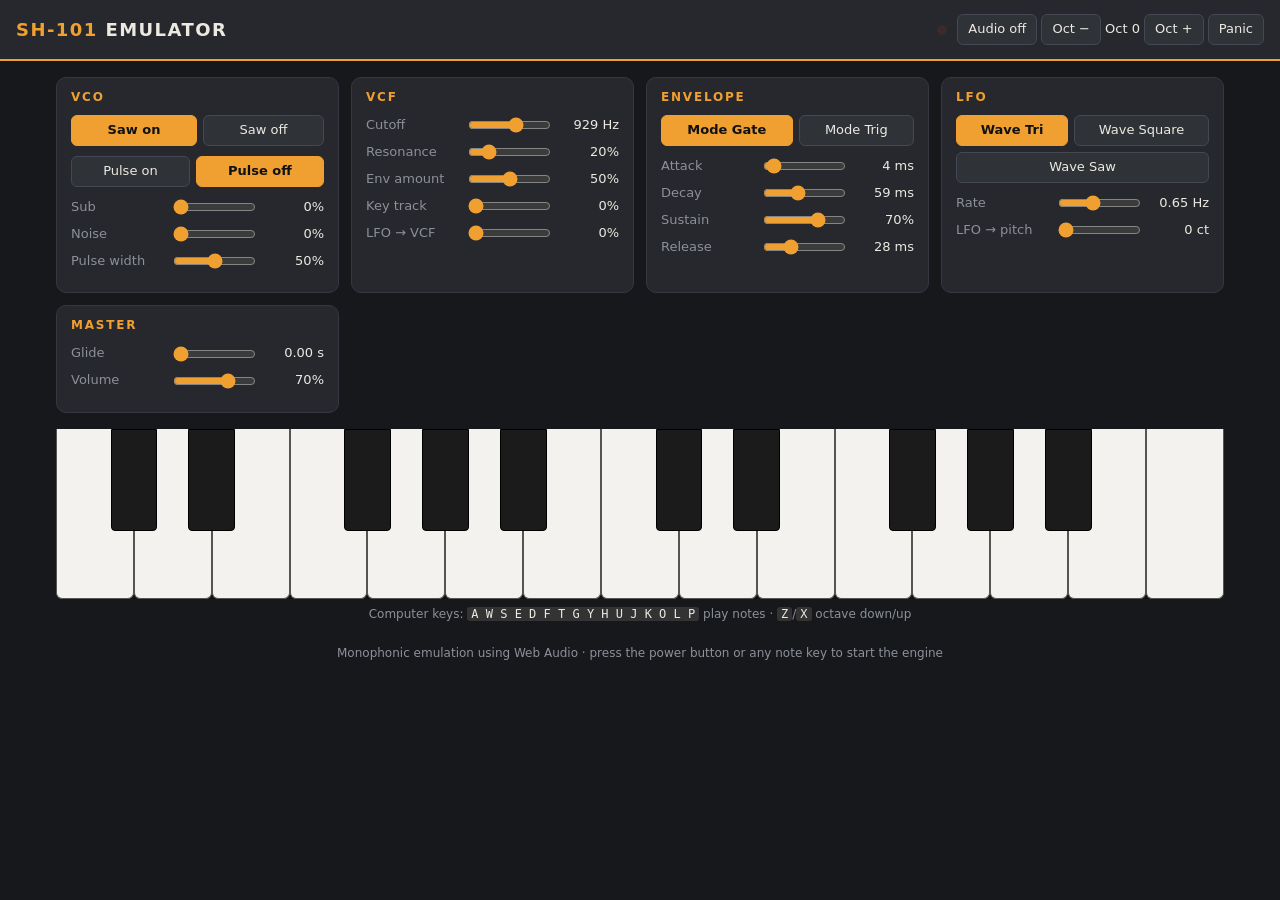
<file: sh101/index.html>
<!doctype html>
<html lang="en">
<head>
<meta charset="utf-8">
<meta name="viewport" content="width=device-width,initial-scale=1">
<title>SH-101 Emulator</title>
<style>
  :root {
    --bg: #17181b;
    --panel: #26282d;
    --panel-2: #2f3237;
    --ink: #ece9e1;
    --dim: #8c9099;
    --accent: #f0a030;
    --led: #ff4d3d;
    --key-w: #f4f2ee;
    --key-b: #1b1b1b;
  }
  * { box-sizing: border-box; }
  body {
    margin: 0;
    background: var(--bg);
    color: var(--ink);
    font: 13px/1.3 system-ui, -apple-system, "Segoe UI", Roboto, sans-serif;
  }
  header {
    display: flex; align-items: center; justify-content: space-between;
    gap: 12px; flex-wrap: wrap;
    padding: 14px 16px;
    background: var(--panel);
    border-bottom: 2px solid var(--accent);
  }
  header h1 { margin: 0; font-size: 18px; letter-spacing: .08em; }
  header h1 span { color: var(--accent); }
  .led { display: inline-block; width: 10px; height: 10px; border-radius: 50%; background: #3a2a2a; margin-right: 6px; vertical-align: middle; }
  .led.on { background: var(--led); box-shadow: 0 0 8px var(--led); }
  button {
    font: inherit; color: var(--ink);
    background: var(--panel-2); border: 1px solid #444852;
    border-radius: 6px; padding: 6px 10px; cursor: pointer;
    user-select: none;
  }
  button:hover { border-color: var(--accent); }
  button.active { background: var(--accent); color: #111; border-color: var(--accent); font-weight: 600; }
  #power.active { background: var(--led); border-color: var(--led); color: #fff; }

  main {
    display: grid; gap: 12px;
    grid-template-columns: repeat(auto-fit, minmax(240px, 1fr));
    padding: 16px;
    max-width: 1200px; margin: 0 auto;
  }
  section {
    background: var(--panel);
    border: 1px solid #343840;
    border-radius: 10px;
    padding: 12px 14px 14px;
  }
  section h2 {
    margin: 0 0 10px; font-size: 12px; letter-spacing: .15em;
    text-transform: uppercase; color: var(--accent);
  }
  .row { display: grid; grid-template-columns: 92px 1fr 62px; align-items: center; gap: 8px; margin: 7px 0; }
  .row label { color: var(--dim); }
  .row output { text-align: right; font-variant-numeric: tabular-nums; color: var(--ink); }
  .toggles { display: flex; flex-wrap: wrap; gap: 6px; margin: 6px 0 10px; }
  .toggles button { flex: 1 1 auto; }
  input[type=range] { width: 100%; accent-color: var(--accent); }

  #kbd-wrap {
    max-width: 1200px; margin: 0 auto 24px; padding: 0 16px;
  }
  #keys {
    position: relative; height: 170px;
    background: #111; border-radius: 0 0 8px 8px; padding: 0 0 0 0;
    touch-action: none; user-select: none;
    display: flex;
  }
  .key {
    position: relative; flex: 1 1 0; height: 100%;
    background: var(--key-w); border: 1px solid #555; border-top: 0;
    border-radius: 0 0 6px 6px;
  }
  .key.on { background: var(--accent); }
  .key.black {
    position: absolute; top: 0; height: 60%; width: calc(100% / 15 * .6);
    background: var(--key-b); border: 1px solid #000; z-index: 2;
    border-radius: 0 0 4px 4px;
  }
  .key.black.on { background: var(--accent); }
  .key .hint { position: absolute; bottom: 6px; left: 0; right: 0; text-align: center; font-size: 11px; color: #666; pointer-events: none; }
  #keys-hint { text-align: center; color: var(--dim); margin: 8px 0 0; font-size: 12px; }
  footer { color: var(--dim); text-align: center; padding: 0 16px 24px; font-size: 12px; }
  kbd { background: #333; border-radius: 3px; padding: 0 4px; color: var(--ink); }
</style>
</head>
<body>

<header>
  <h1><span>SH-101</span> EMULATOR</h1>
  <div>
    <span id="led" class="led"></span>
    <button id="power">Audio off</button>
    <button id="oct-down">Oct −</button>
    <span id="oct-label">Oct 0</span>
    <button id="oct-up">Oct +</button>
    <button id="panic" title="Release everything">Panic</button>
  </div>
</header>

<main id="panels"></main>

<div id="kbd-wrap">
  <div id="keys"></div>
  <p id="keys-hint">Computer keys: <kbd>A W S E D F T G Y H U J K O L P</kbd> play notes · <kbd>Z</kbd>/<kbd>X</kbd> octave down/up</p>
</div>

<footer>Monophonic emulation using Web Audio · press the power button or any note key to start the engine</footer>

<script>
(() => {
  "use strict";

  // ---------- Parameters (all knobs are 0..1 unless noted) ----------
  const P = {
    saw: true, pulse: false, pw: 0.5, sub: 0, noise: 0,
    cutoff: 0.6, res: 0.2, envAmt: 0.5, kbd: 0, lfoF: 0,
    attack: 0.05, decay: 0.4, sustain: 0.7, release: 0.3, mode: "gate",
    lfoRate: 0.4, lfoWave: "triangle", lfoPitch: 0,
    glide: 0, volume: 0.7, octave: 0,
  };

  // ---------- Mappings from 0..1 knob position to real units ----------
  const cutoffHz  = v => 20 * Math.pow(600, v);            // 20 Hz .. 12 kHz
  const timeS     = v => 0.003 * Math.pow(1700, v);        // 3 ms .. ~5 s
  const glideS    = v => 0.5 * v * v;                      // 0 .. 0.5 s
  const lfoHz     = v => 0.05 * Math.pow(600, v);          // 0.05 .. 30 Hz
  const pwVal     = v => 0.05 + 0.9 * v;                   // 5 % .. 95 % duty
  const resQ      = v => 0.7 + 9 * v;                      // Q per filter stage
  const filterEnvHz = 8000, lfoFilterHz = 3000;
  const midiFreq  = m => 440 * Math.pow(2, (m - 69) / 12);

  // ---------- Audio engine ----------
  let ctx = null;
  const N = {};
  let curNote = null;
  let held = [];                 // held MIDI notes, most recent last
  const pulseCache = new Map();

  // Band-limited pulse wave with variable duty, built from its Fourier series.
  // Pulse of duty d: a_n = 2 sin(2πnd)/(nπ), b_n = 2 (1 - cos(2πnd))/(nπ). DC removed.
  function pulseWave(d) {
    const key = Math.round(d * 200);
    if (pulseCache.has(key)) return pulseCache.get(key);
    const n = 96;
    const real = new Float32Array(n), imag = new Float32Array(n);
    const dd = key / 200;
    for (let k = 1; k < n; k++) {
      real[k] = 2 * Math.sin(2 * Math.PI * k * dd) / (k * Math.PI);
      imag[k] = 2 * (1 - Math.cos(2 * Math.PI * k * dd)) / (k * Math.PI);
    }
    const w = ctx.createPeriodicWave(real, imag, { disableNormalization: true });
    pulseCache.set(key, w);
    return w;
  }

  function gain(v) { const g = ctx.createGain(); g.gain.value = v; return g; }

  function buildAudio() {
    ctx = new (window.AudioContext || window.webkitAudioContext)();

    // VCO: saw, pulse, and sub (square one octave down)
    N.saw = ctx.createOscillator(); N.saw.type = "sawtooth";
    N.pulse = ctx.createOscillator(); N.pulse.setPeriodicWave(pulseWave(pwVal(P.pw)));
    N.sub = ctx.createOscillator(); N.sub.type = "square";
    [N.saw, N.pulse, N.sub].forEach(o => o.start());

    N.sawG = gain(0); N.pulseG = gain(0); N.subG = gain(0); N.noiseG = gain(0);
    N.saw.connect(N.sawG); N.pulse.connect(N.pulseG); N.sub.connect(N.subG);

    // Noise source (looped white noise buffer)
    const buf = ctx.createBuffer(1, ctx.sampleRate * 2, ctx.sampleRate);
    const data = buf.getChannelData(0);
    for (let i = 0; i < data.length; i++) data[i] = Math.random() * 2 - 1;
    N.noise = ctx.createBufferSource(); N.noise.buffer = buf; N.noise.loop = true;
    N.noise.connect(N.noiseG); N.noise.start();

    // Mixer -> 24 dB lowpass (two cascaded 12 dB resonant stages) -> VCA -> master
    N.mix = gain(1);
    [N.sawG, N.pulseG, N.subG, N.noiseG].forEach(g => g.connect(N.mix));
    N.f1 = ctx.createBiquadFilter(); N.f1.type = "lowpass";
    N.f2 = ctx.createBiquadFilter(); N.f2.type = "lowpass";
    N.mix.connect(N.f1); N.f1.connect(N.f2);
    N.vca = gain(0);                       // driven entirely by the envelope
    N.f2.connect(N.vca);
    N.master = gain(0.7);
    N.vca.connect(N.master); N.master.connect(ctx.destination);

    // ADSR envelope (ConstantSource drives both VCA and filter amount)
    N.env = ctx.createConstantSource(); N.env.offset.value = 0; N.env.start();
    N.env.connect(N.vca.gain);
    N.envF = gain(0);
    N.env.connect(N.envF);
    N.envF.connect(N.f1.frequency); N.envF.connect(N.f2.frequency);

    // LFO: pitch (cents on detune) and filter (Hz)
    N.lfo = ctx.createOscillator(); N.lfo.start();
    N.lfoP = gain(0);
    N.lfo.connect(N.lfoP);
    [N.saw, N.pulse, N.sub].forEach(o => N.lfoP.connect(o.detune));
    N.lfoF = gain(0);
    N.lfo.connect(N.lfoF);
    N.lfoF.connect(N.f1.frequency); N.lfoF.connect(N.f2.frequency);

    applyAll();
  }

  function ensureAudio() {
    if (!ctx) buildAudio();
    if (ctx.state !== "running") ctx.resume();
    updatePower();
    return ctx;
  }

  function applyAll() {
    if (!ctx) return;
    const t = ctx.currentTime;
    N.pulse.setPeriodicWave(pulseWave(pwVal(P.pw)));
    N.sawG.gain.setTargetAtTime(P.saw ? 0.5 : 0, t, 0.01);
    N.pulseG.gain.setTargetAtTime(P.pulse ? 0.5 : 0, t, 0.01);
    N.subG.gain.setTargetAtTime(P.sub * 0.5, t, 0.01);
    N.noiseG.gain.setTargetAtTime(P.noise * 0.4, t, 0.01);
    N.f1.Q.setTargetAtTime(resQ(P.res), t, 0.01);
    N.f2.Q.setTargetAtTime(resQ(P.res), t, 0.01);
    N.envF.gain.setTargetAtTime(P.envAmt * filterEnvHz, t, 0.01);
    N.lfoF.gain.setTargetAtTime(P.lfoF * lfoFilterHz, t, 0.01);
    N.lfoP.gain.setTargetAtTime(P.lfoPitch * 100, t, 0.01);
    N.lfo.frequency.setTargetAtTime(lfoHz(P.lfoRate), t, 0.01);
    N.lfo.type = P.lfoWave;
    N.master.gain.setTargetAtTime(P.volume * 0.8, t, 0.01);
    updateCutoff();
  }

  // Filter base frequency, with keyboard tracking relative to the current note
  function updateCutoff() {
    if (!ctx) return;
    const m = curNote ?? 60;
    const f = cutoffHz(P.cutoff) * Math.pow(2, P.kbd * (m - 60) / 12);
    const t = ctx.currentTime;
    N.f1.frequency.setTargetAtTime(f, t, 0.02);
    N.f2.frequency.setTargetAtTime(f, t, 0.02);
  }

  function setPitch(m) {
    curNote = m;
    const t = ctx.currentTime;
    const g = glideS(P.glide);
    const targets = [[N.saw, midiFreq(m)], [N.pulse, midiFreq(m)], [N.sub, midiFreq(m) / 2]];
    for (const [o, f] of targets) {
      o.frequency.cancelScheduledValues(t);
      if (g > 0.001) {
        o.frequency.setValueAtTime(o.frequency.value, t);
        o.frequency.setTargetAtTime(f, t, g / 3);
      } else {
        o.frequency.setValueAtTime(f, t);
      }
    }
    updateCutoff();
  }

  function envOn() {
    const t = ctx.currentTime, o = N.env.offset;
    const a = timeS(P.attack), d = timeS(P.decay);
    o.cancelScheduledValues(t);
    o.setValueAtTime(o.value, t);
    o.linearRampToValueAtTime(1, t + a);
    // Gate mode decays to the sustain level; Trig mode is a one-shot AD (decays to 0)
    const target = P.mode === "trig" ? 0 : P.sustain;
    o.setTargetAtTime(target, t + a, Math.max(d, 0.001) / 4);
  }

  function envOff() {
    const t = ctx.currentTime, o = N.env.offset;
    o.cancelScheduledValues(t);
    o.setValueAtTime(o.value, t);
    o.setTargetAtTime(0, t, Math.max(timeS(P.release), 0.001) / 4);
  }

  // ---------- Note handling (monophonic, last-note priority, legato glide) ----------
  function noteOn(m) {
    if (!ctx) return;
    if (held.includes(m)) return;
    const first = held.length === 0;
    held.push(m);
    setPitch(m);
    // Gate mode: retrigger only on the first key; legato keys glide without retriggering.
    // Trig mode: every press retriggers.
    if (P.mode === "trig" || first) envOn();
    refreshKeys();
  }

  function noteOff(m) {
    if (!ctx) return;
    const i = held.indexOf(m);
    if (i < 0) return;
    held.splice(i, 1);
    if (held.length) {
      if (m === curNote) setPitch(held[held.length - 1]);  // fall back to last held key
    } else if (P.mode === "gate") {
      envOff();
    }
    refreshKeys();
  }

  function panic() {
    held = [];
    activeKeys.clear();
    pointerKeys.clear();
    if (ctx) envOff();
    refreshKeys();
  }

  // ---------- Computer keyboard ----------
  const KEYMAP = { a:0, w:1, s:2, e:3, d:4, f:5, t:6, g:7, y:8, h:9, u:10, j:11, k:12, o:13, l:14, p:15 };
  const activeKeys = new Map();   // computer key -> midi
  const pointerKeys = new Map();  // pointerId -> midi
  const baseMidi = () => 48 + 12 * P.octave;

  window.addEventListener("keydown", e => {
    if (e.target && e.target.matches && e.target.matches("textarea,select,input:not([type=range])")) return;
    if (e.metaKey || e.ctrlKey || e.altKey) return;
    const k = e.key.toLowerCase();
    if (k === "z") { if (!e.repeat) changeOctave(-1); return; }
    if (k === "x") { if (!e.repeat) changeOctave(1); return; }
    if (!(k in KEYMAP) || e.repeat) return;
    ensureAudio();
    const m = baseMidi() + KEYMAP[k];
    activeKeys.set(k, m);
    noteOn(m);
    e.preventDefault();
  });

  window.addEventListener("keyup", e => {
    const k = e.key.toLowerCase();
    if (!activeKeys.has(k)) return;
    const m = activeKeys.get(k);
    activeKeys.delete(k);
    noteOff(m);
  });

  window.addEventListener("blur", panic);

  function changeOctave(delta) {
    P.octave = Math.max(-2, Math.min(2, P.octave + delta));
    $("#oct-label").textContent = `Oct ${P.octave > 0 ? "+" : ""}${P.octave}`;
    buildKeys();
  }

  // ---------- On-screen keyboard (two octaves + top C) ----------
  const WHITE_SEMIS = [0, 2, 4, 5, 7, 9, 11];
  const BLACK_SEMIS = [1, 3, 6, 8, 10];
  const N_KEYS = 25;                       // 15 white keys
  const N_WHITE = 15;

  function buildKeys() {
    const el = $("#keys");
    el.innerHTML = "";
    let whiteIdx = 0;
    const base = baseMidi();
    const keyEls = [];
    for (let i = 0; i < N_KEYS; i++) {
      const s = i % 12;
      const m = base + i;
      const isBlack = BLACK_SEMIS.includes(s);
      const div = document.createElement("div");
      div.dataset.midi = m;
      if (isBlack) {
        div.className = "key black";
        div.style.left = `calc(${(whiteIdx * 100 / N_WHITE)}% - ${(100 / N_WHITE) * 0.3}%)`;
      } else {
        div.className = "key white";
        whiteIdx++;
      }
      el.appendChild(div);
      keyEls.push(div);
      div.addEventListener("pointerdown", ev => {
        ev.preventDefault();
        ensureAudio();
        pointerKeys.set(ev.pointerId, m);
        noteOn(m);
      });
    }
    el.__keys = keyEls;
    refreshKeys();
  }

  // Release any mouse/touch key on pointer up anywhere in the window
  window.addEventListener("pointerup", ev => {
    const m = pointerKeys.get(ev.pointerId);
    if (m === undefined) return;
    pointerKeys.delete(ev.pointerId);
    noteOff(m);
  });
  window.addEventListener("pointercancel", ev => {
    const m = pointerKeys.get(ev.pointerId);
    if (m === undefined) return;
    pointerKeys.delete(ev.pointerId);
    noteOff(m);
  });

  function refreshKeys() {
    const el = $("#keys");
    if (!el.__keys) return;
    const lit = new Set([...held]);
    for (const div of el.__keys) div.classList.toggle("on", lit.has(+div.dataset.midi));
  }

  // ---------- Control panels ----------
  const fmtPct = v => Math.round(v * 100) + "%";
  const fmtS   = s => s < 1 ? (s * 1000).toFixed(0) + " ms" : s.toFixed(2) + " s";
  const SECTIONS = [
    {
      title: "VCO", knobs: [
        { id: "sub", label: "Sub", fmt: fmtPct },
        { id: "noise", label: "Noise", fmt: fmtPct },
        { id: "pw", label: "Pulse width", fmt: v => Math.round(pwVal(v) * 100) + "%" },
      ],
      toggles: [
        { id: "saw", label: "Saw", options: [["on", true], ["off", false]] },
        { id: "pulse", label: "Pulse", options: [["on", true], ["off", false]] },
      ],
    },
    {
      title: "VCF", knobs: [
        { id: "cutoff", label: "Cutoff", fmt: v => Math.round(cutoffHz(v)) + " Hz" },
        { id: "res", label: "Resonance", fmt: fmtPct },
        { id: "envAmt", label: "Env amount", fmt: fmtPct },
        { id: "kbd", label: "Key track", fmt: fmtPct },
        { id: "lfoF", label: "LFO → VCF", fmt: fmtPct },
      ],
    },
    {
      title: "Envelope", knobs: [
        { id: "attack", label: "Attack", fmt: v => fmtS(timeS(v)) },
        { id: "decay", label: "Decay", fmt: v => fmtS(timeS(v)) },
        { id: "sustain", label: "Sustain", fmt: fmtPct },
        { id: "release", label: "Release", fmt: v => fmtS(timeS(v)) },
      ],
      toggles: [
        { id: "mode", label: "Mode", options: [["Gate", "gate"], ["Trig", "trig"]] },
      ],
    },
    {
      title: "LFO", knobs: [
        { id: "lfoRate", label: "Rate", fmt: v => lfoHz(v).toFixed(2) + " Hz" },
        { id: "lfoPitch", label: "LFO → pitch", fmt: v => Math.round(v * 100) + " ct" },
      ],
      toggles: [
        { id: "lfoWave", label: "Wave", options: [["Tri", "triangle"], ["Square", "square"], ["Saw", "sawtooth"]] },
      ],
    },
    {
      title: "Master", knobs: [
        { id: "glide", label: "Glide", fmt: v => glideS(v).toFixed(2) + " s" },
        { id: "volume", label: "Volume", fmt: fmtPct },
      ],
    },
  ];

  const outputs = {};
  function buildPanels() {
    const root = $("#panels");
    for (const sec of SECTIONS) {
      const box = document.createElement("section");
      box.innerHTML = `<h2>${sec.title}</h2>`;
      for (const t of sec.toggles || []) {
        const wrap = document.createElement("div");
        wrap.className = "toggles";
        wrap.setAttribute("aria-label", t.label);
        for (const [text, value] of t.options) {
          const b = document.createElement("button");
          b.textContent = `${t.label} ${text}`;
          b.dataset.param = t.id;
          b.dataset.value = String(value);
          b.addEventListener("click", () => {
            P[t.id] = value;
            ensureAudio();
            syncControls();
            applyAll();
          });
          wrap.appendChild(b);
        }
        box.appendChild(wrap);
      }
      for (const k of sec.knobs || []) {
        const row = document.createElement("div");
        row.className = "row";
        row.innerHTML = `<label for="p-${k.id}">${k.label}</label>
          <input type="range" id="p-${k.id}" min="0" max="1" step="0.001">
          <output id="o-${k.id}"></output>`;
        const input = row.querySelector("input");
        input.value = P[k.id];
        input.addEventListener("input", () => {
          P[k.id] = parseFloat(input.value);
          outputs[k.id].textContent = k.fmt(P[k.id]);
          ensureAudio();
          applyAll();
        });
        outputs[k.id] = row.querySelector("output");
        outputs[k.id].textContent = k.fmt(P[k.id]);
        box.appendChild(row);
      }
      root.appendChild(box);
    }
    syncControls();
  }

  function syncControls() {
    document.querySelectorAll("button[data-param]").forEach(b => {
      const id = b.dataset.param;
      const on = typeof P[id] === "boolean" ? (P[id] === (b.dataset.value === "true")) : String(P[id]) === b.dataset.value;
      b.classList.toggle("active", on);
    });
    document.querySelectorAll("input[type=range]").forEach(inp => {
      const id = inp.id.slice(2);
      inp.value = P[id];
      const knob = SECTIONS.flatMap(s => s.knobs || []).find(k => k.id === id);
      if (knob && outputs[id]) outputs[id].textContent = knob.fmt(P[id]);
    });
  }

  function updatePower() {
    const on = !!(ctx && ctx.state === "running");
    $("#power").textContent = on ? "Audio on" : "Audio off";
    $("#power").classList.toggle("active", on);
    $("#led").classList.toggle("on", on);
  }

  // ---------- Init ----------
  const $ = s => document.querySelector(s);
  $("#power").addEventListener("click", () => {
    if (ctx && ctx.state === "running") { ctx.suspend(); updatePower(); }
    else ensureAudio();
  });
  $("#oct-down").addEventListener("click", () => changeOctave(-1));
  $("#oct-up").addEventListener("click", () => changeOctave(1));
  $("#panic").addEventListener("click", panic);

  buildPanels();
  buildKeys();
  updatePower();
})();
</script>
</body>
</html>
</file>
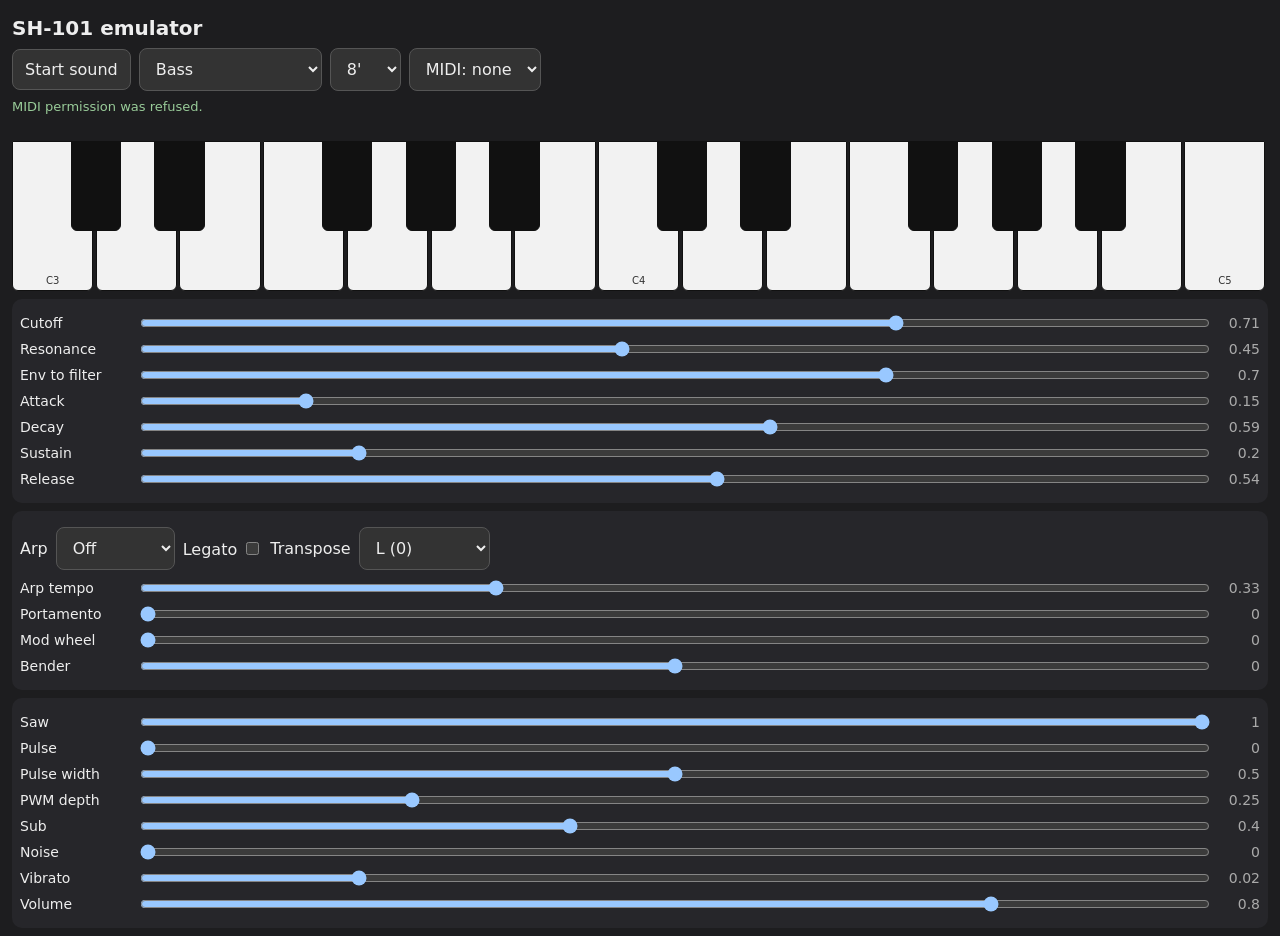
<file: 101dev/docs/index.html>
<!doctype html>
<html lang="en">
<head>
<meta charset="utf-8">
<meta name="viewport" content="width=device-width, initial-scale=1, viewport-fit=cover">
<title>SH-101 emulator</title>
<style>
  :root { color-scheme: dark; }
  body { margin: 0; font-family: system-ui, sans-serif; background: #1d1d1f; color: #eee; padding: 12px; box-sizing: border-box; padding-bottom: env(safe-area-inset-bottom, 12px); }
  h1 { font-size: 20px; margin: 4px 0 8px; }
  button, select { font: inherit; background: #333; color: #eee; border: 1px solid #555; border-radius: 8px; padding: 10px 12px; }
  button.on { background: #b5651d; }
  .row { display: flex; flex-wrap: wrap; gap: 8px; align-items: center; margin: 8px 0; }
  .panel { background: #26262a; border-radius: 10px; padding: 8px; margin: 8px 0; }
  .sl { display: grid; grid-template-columns: 110px 1fr 44px; align-items: center; gap: 8px; margin: 6px 0; font-size: 14px; }
  .sl input { width: 100%; }
  .sl span.v { text-align: right; color: #aaa; font-variant-numeric: tabular-nums; }
  #keys { position: relative; height: 150px; user-select: none; touch-action: none; margin: 8px 0; }
  .wk, .bk { position: absolute; top: 0; box-sizing: border-box; border: 1px solid #111; border-radius: 0 0 6px 6px; }
  .wk { background: #f2f2f2; height: 100%; color: #333; }
  .bk { background: #111; height: 60%; color: #eee; z-index: 2; }
  .on-k { background: #f0a040 !important; }
  .lbl { position: absolute; bottom: 4px; width: 100%; text-align: center; font-size: 10px; pointer-events: none; }
  #status { font-size: 13px; color: #9c9; min-height: 18px; }
  .warn { color: #e9a; }
</style>
</head>
<body>
<h1>SH-101 emulator</h1>
<div class="row">
  <button id="start">Start sound</button>
  <select id="patch"><option value="bass">Bass</option><option value="pwm">PWM lead</option><option value="whistle">Resonant whistle</option></select>
  <select id="range"><option value="-1">16'</option><option value="0" selected>8'</option><option value="1">4'</option><option value="2">2'</option></select>
  <select id="midi"><option value="">MIDI: none</option></select>
</div>
<div id="status">Tap "Start sound" first. Sound needs a tap on most phones.</div>
<div id="debug" style="font-size:12px;color:#888;min-height:16px"></div>

<div id="keys"></div>

<div class="panel">
  <div class="sl"><label>Cutoff</label><input id="cutoff" type="range" min="0" max="1" step="0.01" value="0.5"><span class="v"></span></div>
  <div class="sl"><label>Resonance</label><input id="res" type="range" min="0" max="1" step="0.01" value="0.4"><span class="v"></span></div>
  <div class="sl"><label>Env to filter</label><input id="envAmt" type="range" min="0" max="1" step="0.01" value="0.6"><span class="v"></span></div>
  <div class="sl"><label>Attack</label><input id="attack" type="range" min="0" max="1" step="0.01" value="0.05"><span class="v"></span></div>
  <div class="sl"><label>Decay</label><input id="decay" type="range" min="0" max="1" step="0.01" value="0.4"><span class="v"></span></div>
  <div class="sl"><label>Sustain</label><input id="sustain" type="range" min="0" max="1" step="0.01" value="0.35"><span class="v"></span></div>
  <div class="sl"><label>Release</label><input id="release" type="range" min="0" max="1" step="0.01" value="0.3"><span class="v"></span></div>
</div>
<div class="panel">
  <div class="row">
    <label>Arp</label>
    <select id="arpMode"><option value="off">Off</option><option value="up">Up</option><option value="down">Down</option><option value="updown">Up/Down</option></select>
    <label>Legato <input id="legato" type="checkbox"></label>
    <label>Transpose</label>
    <select id="transpose"><option value="0">L (0)</option><option value="12">M (+1 oct)</option><option value="24">H (+2 oct)</option></select>
  </div>
  <div class="sl"><label>Arp tempo</label><input id="arpBpm" type="range" min="0" max="1" step="0.01" value="0.33"><span class="v"></span></div>
  <div class="sl"><label>Portamento</label><input id="portaTime" type="range" min="0" max="1" step="0.01" value="0"><span class="v"></span></div>
  <div class="sl"><label>Mod wheel</label><input id="modWheel" type="range" min="0" max="1" step="0.01" value="0"><span class="v"></span></div>
  <div class="sl"><label>Bender</label><input id="bender" type="range" min="-1" max="1" step="0.01" value="0"><span class="v"></span></div>
</div>
<div class="panel">
  <div class="sl"><label>Saw</label><input id="wSaw" type="range" min="0" max="1" step="0.01" value="1"><span class="v"></span></div>
  <div class="sl"><label>Pulse</label><input id="wPulse" type="range" min="0" max="1" step="0.01" value="0"><span class="v"></span></div>
  <div class="sl"><label>Pulse width</label><input id="pw" type="range" min="0" max="1" step="0.01" value="0.5"><span class="v"></span></div>
  <div class="sl"><label>PWM depth</label><input id="pwmAmt" type="range" min="0" max="1" step="0.01" value="0.25"><span class="v"></span></div>
  <div class="sl"><label>Sub</label><input id="wSub" type="range" min="0" max="1" step="0.01" value="0"><span class="v"></span></div>
  <div class="sl"><label>Noise</label><input id="wNoise" type="range" min="0" max="1" step="0.01" value="0"><span class="v"></span></div>
  <div class="sl"><label>Vibrato</label><input id="vibMax" type="range" min="0" max="0.1" step="0.001" value="0"><span class="v"></span></div>
  <div class="sl"><label>Volume</label><input id="volume" type="range" min="0" max="1" step="0.01" value="0.8"><span class="v"></span></div>
</div>

<script>
/* SH-101 emulator core (JavaScript port of sh101_engine.py). Same models and guesses (G36-G44).
   Works in a browser AudioWorklet and in Node for testing. No DOM access. */
(function (root) {
  const A4 = 442.0;
  const K4 = 0.435, FC0 = 250.0, VC = 0.019, PIN9 = 0.1110;
  const KYB = VC / PIN9;                       // exact 1 oct/oct keyboard tracking (VR-8 calibration)
  const CUT_MIN = 0.589, CUT_MAX = -1.288;     // slider: 10 Hz (bottom) .. 20 kHz (top), spec
  const MIX = { saw: 1.0, pulse: 0.69, sub: 0.57, noise: 0.3 };   // G39, G38

  const kcv = (m) => 0.417 + (m - 53) / 12.0;  // service manual: F3 = 0.417 V, 1 V/oct
  function bus(p) { return CUT_MIN + p * (CUT_MAX - CUT_MIN); }
  function cutoffHz(midi, p) {
    const v9 = PIN9 * (bus(p) - KYB * (kcv(midi) - kcv(60)));
    return K4 * FC0 * Math.pow(2, -v9 / VC);
  }
  function noteHz(midi, rangeOct) { return A4 * Math.pow(2, (midi - 69) / 12) * Math.pow(2, rangeOct); }

  function blep(t, dt) {
    if (t < dt) { const x = t / dt; return 2 * x - x * x - 1; }
    if (t > 1 - dt) { const x = (t - 1) / dt; return x * x + 2 * x + 1; }
    return 0;
  }

  class Env {                                  // G36, G37: linear attack, exponential decay and release
    constructor(fs, a, d, s, r) {
      this.fs = fs; this.a = Math.max(a, 1e-4); this.s = s;
      this.cd = Math.exp(-1 / (fs * Math.max(d / 3, 1e-4)));
      this.cr = Math.exp(-1 / (fs * Math.max(r / 3, 1e-4)));
      this.stage = 0; this.level = 0;          // 0 idle, 1 attack, 2 decay, 3 sustain, 4 release
    }
    setParams(a, d, s, r) {                 // change times/levels without resetting the current note
      this.a = Math.max(a, 1e-4); this.s = s;
      this.cd = Math.exp(-1 / (this.fs * Math.max(d / 3, 1e-4)));
      this.cr = Math.exp(-1 / (this.fs * Math.max(r / 3, 1e-4)));
    }
    on() { this.stage = 1; }
    off() { if (this.stage !== 0) this.stage = 4; }
    next() {
      if (this.stage === 1) { this.level += 1 / (this.fs * this.a); if (this.level >= 1) { this.level = 1; this.stage = 2; } }
      else if (this.stage === 2) { this.level = this.s + (this.level - this.s) * this.cd; if (this.level - this.s < 1e-4) { this.level = this.s; this.stage = 3; } }
      else if (this.stage === 3) { this.level = this.s; }
      else if (this.stage === 4) { this.level *= this.cr; if (this.level < 1e-5) { this.level = 0; this.stage = 0; } }
      return this.level;
    }
  }

  const DEFAULT = { rangeOct: 0, attack: 0.005, decay: 0.25, sustain: 0.35, release: 0.2,
    attackPwm: 0.01, decayPwm: 0.2, pw: 0.5, pwmAmt: 0.25,
    wSaw: 1, wPulse: 0, wSub: 0, wNoise: 0, cutoff: 0.5, res: 0.4, envAmt: 0.6,
    lfoRate: 5.0, lfoCut: 0, vibMax: 0, vcaGate: false, volume: 0.8,
    // new performance features
    legato: false,          // new note while holding: change pitch, do not retrigger envelopes
    portaTime: 0,           // portamento glide time in seconds, 0..5 (service manual range)
    transpose: 0,           // semitones: 0 (L), 12 (M), 24 (H). Manual: M = +1 V, H = +2 V of KCV
    arpMode: "off",         // "off" | "up" | "down" | "updown"
    arpBpm: 120 };          // arpeggio clock; steps are sixteenth notes (G45)

  class Voice {
    constructor(fs, patch) {
      this.fs = fs; this.p = Object.assign({}, DEFAULT, patch || {});
      this.stack = []; this.midi = null; this.mod = 0; this.bend = 0;
      this.resCC = null; this.cutCC = null;
      this.ph = 0; this.phSub = 0; this.phLfo = 0;
      this.pwmEnv = new Env(fs, this.p.attackPwm, this.p.decayPwm, 0, this.p.release);
      this.ampEnv = new Env(fs, this.p.attack, this.p.decay, this.p.sustain, this.p.release);
      this.y = [0, 0, 0, 0]; this.baseCut = 0; this.gateNow = 0;
      this.pitch = null;          // current pitch in semitones (glides for portamento)
      this.target = null;         // target pitch in semitones (transposed MIDI note)
      this.arpIdx = 0; this.arpDir = 1; this.arpCount = 0; this.arpGateAt = 0; this.arpFirst = false;
    }
    rebuildEnvs() {
      this.pwmEnv = new Env(this.fs, this.p.attackPwm, this.p.decayPwm, 0, this.p.release);
      this.ampEnv = new Env(this.fs, this.p.attack, this.p.decay, this.p.sustain, this.p.release);
    }
    setPatch(patch) {
      this.p = Object.assign({}, this.p, patch);
      const p = this.p;                     // update envelopes in place so a held note keeps sounding
      this.pwmEnv.setParams(p.attackPwm, p.decayPwm, 0, p.release);
      this.ampEnv.setParams(p.attack, p.decay, p.sustain, p.release);
      if (this.midi !== null) this.play(this.midi, false);
    }
    arpSteps() { return Math.max(1, Math.round(this.fs * 60 / this.p.arpBpm / 4)); }   // sixteenths
    /* Set the sounding note. retrigger restarts the envelopes (not for legato or glide). */
    play(midi, retrigger) {
      const eff = midi + this.p.transpose;
      this.midi = midi;                                    // played key (for display/arp bookkeeping)
      this.target = eff;
      if (this.pitch === null) this.pitch = eff;
      const pos = this.cutCC !== null ? this.cutCC : this.p.cutoff;
      this.baseCut = cutoffHz(eff, pos);                   // keyboard tracking uses the transposed pitch
      if (retrigger) { this.ampEnv.on(); this.pwmEnv.on(); }
    }
    noteOn(midi) {
      const i = this.stack.indexOf(midi); if (i >= 0) this.stack.splice(i, 1);
      const hadNotes = this.stack.length > 0;
      this.stack.push(midi);
      if (this.p.arpMode !== "off") {
        if (!hadNotes) { this.arpCount = this.arpSteps(); this.arpFirst = true; }   // first key starts the arpeggio at once
        return;
      }
      this.play(midi, !(this.p.legato && hadNotes));
    }
    noteOff(midi) {
      const i = this.stack.indexOf(midi); if (i >= 0) this.stack.splice(i, 1);
      if (this.stack.length === 0) { this.ampEnv.off(); this.pwmEnv.off(); this.arpCount = 0; return; }
      if (this.p.arpMode === "off" && midi === this.midi) this.play(this.stack[this.stack.length - 1], false);
    }
    control(cc, value) {
      const v = value / 127;
      if (cc === 1) this.mod = v;
      else if (cc === 71) this.resCC = v;
      else if (cc === 74) { this.cutCC = v; if (this.midi !== null) this.play(this.midi, false); }
    }
    pitchBend(value) { this.bend = 2 * value / 8192; }   // value -8192..8191 -> semitones

    /* Arpeggiator: advance one sixteenth at a time through the held notes (G45). */
    arpAdvance() {
      const notes = this.stack.slice().sort((a, b) => a - b);
      const n = notes.length;
      const mode = this.p.arpMode;
      if (this.arpFirst) {                                 // first step plays the lowest (up, updown) or highest (down) note
        this.arpFirst = false; this.arpDir = 1;
        this.arpIdx = mode === "down" ? n - 1 : 0;
      } else if (mode === "up") this.arpIdx = (this.arpIdx + 1) % n;
      else if (mode === "down") this.arpIdx = (this.arpIdx - 1 + n) % n;
      else {                                              // updown: bounce without repeating the ends
        if (n > 1) {
          this.arpIdx += this.arpDir;
          if (this.arpIdx >= n - 1) { this.arpIdx = n - 1; this.arpDir = -1; }
          if (this.arpIdx <= 0) { this.arpIdx = 0; this.arpDir = 1; }
        } else this.arpIdx = 0;
      }
      if (this.arpIdx >= n) this.arpIdx = 0;
      this.play(notes[this.arpIdx], true);
    }

    /* Render n samples into out. */
    render(out, n) {
      const p = this.p, fs = this.fs;
      if (this.ampEnv.stage === 0 && this.stack.length === 0) { for (let i = 0; i < n; i++) out[i] = 0; return; }
      if (this.midi === null && this.stack.length === 0) { for (let i = 0; i < n; i++) out[i] = 0; return; }
      const res = this.resCC !== null ? this.resCC : p.res;
      const k = Math.min(4.2 * res / 0.785, 5.0);          // G41
      const vib = this.mod * p.vibMax;
      const gateOn = this.stack.length > 0 ? 1 : 0;
      const glideCoef = p.portaTime > 0 ? 1 - Math.exp(-1 / (fs * Math.max(p.portaTime / 3, 1e-4))) : 1;
      const arpOn = p.arpMode !== "off" && this.stack.length > 0;
      const stepLen = this.arpSteps();
      for (let i = 0; i < n; i++) {
        if (arpOn) {                                          // arpeggiator clock
          this.arpCount++;
          if (this.arpCount >= stepLen) { this.arpCount = 0; this.arpGateAt = Math.round(stepLen * 0.6); this.arpAdvance(); }
          if (this.arpCount === this.arpGateAt) { this.ampEnv.off(); this.pwmEnv.off(); }
        }
        if (this.pitch !== null && this.target !== null) this.pitch += (this.target - this.pitch) * glideCoef;
        const ph = this.phLfo; this.phLfo = (ph + p.lfoRate / fs) % 1;
        const lfo = 2 * Math.abs(2 * ph - 1) - 1;                   // G43 triangle
        const envPwm = this.pwmEnv.next();
        const env = this.ampEnv.next();
        const f = noteHz(this.pitch === null ? 69 : this.pitch, p.rangeOct) * Math.pow(2, (vib * lfo + this.bend) / 12);
        const dt = f / fs;
        this.ph = (this.ph + dt) % 1; const t = this.ph;
        this.phSub = (this.phSub + dt / 2) % 1; const ts = this.phSub;
        const duty = Math.min(0.98, Math.max(0.02, 0.5 * p.pw + p.pwmAmt * envPwm));
        const saw = 2 * t - 1 - blep(t, dt);
        const pulse = (t < duty ? 1 : -1) - blep(t, dt) + blep((t - duty + 1) % 1, dt);
        const sub = (ts < 0.5 ? 1 : -1) - blep(ts, dt / 2) + blep((ts - 0.5 + 1) % 1, dt / 2);
        const noise = Math.random() * 2 - 1;
        const src = p.wSaw * MIX.saw * saw + p.wPulse * MIX.pulse * pulse + p.wSub * MIX.sub * sub + p.wNoise * MIX.noise * noise;
        const cut = this.baseCut * Math.pow(2, p.envAmt * 4.0 * env + p.lfoCut * lfo);   // G40
        const g = 1 - Math.exp(-2 * Math.PI * Math.min(Math.max(cut, 20), fs * 0.45) / fs);
        const x = src * 0.5;
        const y = this.y;
        const u = Math.tanh(x - k * y[3]);
        y[0] += g * (u - y[0]);
        y[1] += g * (Math.tanh(y[0]) - y[1]);
        y[2] += g * (Math.tanh(y[1]) - y[2]);
        y[3] += g * (Math.tanh(y[2]) - y[3]);
        const gain = p.vcaGate ? gateOn : env;                        // G44 linear VCA
        out[i] = y[3] * gain * p.volume;
      }
    }
  }

  const PATCHES = {
    bass: { cutoff: 0.71, res: 0.45, envAmt: 0.7, wSaw: 1, wSub: 0.4, decay: 0.3, sustain: 0.2, vibMax: 0.02 },
    pwm: { wSaw: 0, wPulse: 1, pw: 0.4, pwmAmt: 0.35, cutoff: 0.55, res: 0.35, envAmt: 0.3,
           lfoRate: 5.5, vibMax: 0.02, attack: 0.2, decay: 0.6, sustain: 0.6, release: 0.4 },
    whistle: { wSaw: 0.05, cutoff: 0.61, res: 0.9, envAmt: 0, lfoCut: 0.08, lfoRate: 4.0,
               attack: 0.02, decay: 0.4, sustain: 0.6, release: 0.3, vcaGate: true },
  };

  const api = { Voice, Env, cutoffHz, noteHz, kcv, PATCHES, DEFAULT, MIX };
  if (typeof module !== "undefined" && module.exports) module.exports = api;
  else root.SH101 = api;
})(typeof globalThis !== "undefined" ? globalThis : (typeof self !== "undefined" ? self : this));

</script>

<script>
(function () {
  const SH = (typeof SH101 !== "undefined") ? SH101 : null;
  const statusEl = document.getElementById("status");
  const say = (t, warn) => { statusEl.textContent = t; statusEl.className = warn ? "warn" : ""; };
  let ctx = null, node = null;

  // Sliders map to patch parameters (0..1 panel range)
  const SL = {
    cutoff: "cutoff", res: "res", envAmt: "envAmt", attack: "attack", decay: "decay",
    sustain: "sustain", release: "release", wSaw: "wSaw", wPulse: "wPulse", pw: "pw",
    pwmAmt: "pwmAmt", wSub: "wSub", wNoise: "wNoise", vibMax: "vibMax", volume: "volume"
  };
  // Map 0..1 attack/decay/release to the spec ranges (G36, exponential)
  const tmap = (pos, lo, hi) => lo * Math.pow(hi / lo, pos);
  function patchFrom(id) {
    const el = document.getElementById(id);
    let v = parseFloat(el.value);
    if (id === "attack") return { attack: tmap(v, 0.0015, 4) };
    if (id === "decay") return { decay: tmap(v, 0.002, 10) };
    if (id === "release") return { release: tmap(v, 0.002, 10) };
    if (id === "sustain") return { sustain: v };
    return { [SL[id]]: v };
  }
  var allPatch = function () {
    let p = {};
    Object.keys(SL).forEach(id => Object.assign(p, patchFrom(id)));
    p.rangeOct = parseInt(document.getElementById("range").value, 10);
    return p;
  };
  function pushPatch() { if (node) node.port.postMessage({ type: "patch", patch: allPatch() }); }
  function showValues() {
    document.querySelectorAll(".sl input").forEach(el => {
      const v = el.nextElementSibling; if (v) v.textContent = el.value;
    });
  }
  Object.keys(SL).forEach(id => document.getElementById(id).addEventListener("input", () => { showValues(); pushPatch(); }));
  document.getElementById("range").addEventListener("change", pushPatch);
  document.getElementById("patch").addEventListener("change", e => {
    const P = SH.PATCHES[e.target.value];
    // sync sliders to the patch values (panel scale: cutoff/res/etc are already 0..1; times are reverse-mapped)
    const setv = (id, v) => { const el = document.getElementById(id); if (el && v !== undefined) el.value = v; };
    setv("cutoff", P.cutoff ?? 0.5); setv("res", P.res ?? 0.4); setv("envAmt", P.envAmt ?? 0.6);
    setv("wSaw", P.wSaw ?? 0); setv("wPulse", P.wPulse ?? 0); setv("wSub", P.wSub ?? 0);
    setv("pw", P.pw ?? 0.5); setv("pwmAmt", P.pwmAmt ?? 0.25); setv("vibMax", P.vibMax ?? 0);
    setv("sustain", P.sustain ?? 0.35);
    const inv = (t, lo, hi) => Math.log(t / lo) / Math.log(hi / lo);
    setv("attack", inv(P.attack ?? 0.005, 0.0015, 4));
    setv("decay", inv(P.decay ?? 0.25, 0.002, 10));
    setv("release", inv(P.release ?? 0.2, 0.002, 10));
    showValues(); pushPatch();
  });

  // ----- on-screen keyboard: C3 (48) to C5 (72) -----
  const keysEl = document.getElementById("keys");
  const LOW = 48, HIGH = 72;
  const whiteOrder = [0, 2, 4, 5, 7, 9, 11];
  const isBlack = m => [1, 3, 6, 8, 10].includes(m % 12);
  const whites = []; for (let m = LOW; m <= HIGH; m++) if (!isBlack(m)) whites.push(m);
  const wWidth = 100 / whites.length;
  const keyEls = {};
  whites.forEach((m, i) => {
    const d = document.createElement("div"); d.className = "wk";
    d.style.left = (i * wWidth) + "%"; d.style.width = (wWidth - 0.2) + "%";
    d.dataset.m = m; keysEl.appendChild(d); keyEls[m] = d;
    if (m % 12 === 0) { const l = document.createElement("div"); l.className = "lbl"; l.textContent = "C" + (Math.floor(m / 12) - 1); d.appendChild(l); }
  });
  for (let m = LOW; m <= HIGH; m++) if (isBlack(m)) {
    const prevWhite = whites.indexOf(m - 1);
    const d = document.createElement("div"); d.className = "bk";
    d.style.left = ((prevWhite + 1) * wWidth - wWidth * 0.3) + "%"; d.style.width = (wWidth * 0.6) + "%";
    d.dataset.m = m; keysEl.appendChild(d); keyEls[m] = d;
  }
  function noteOn(m, src) { if (!node) return; node.port.postMessage({ type: "on", note: m }); if (keyEls[m]) keyEls[m].classList.add("on-k"); }
  function noteOff(m) { if (!node) return; node.port.postMessage({ type: "off", note: m }); if (keyEls[m]) keyEls[m].classList.remove("on-k"); }
  // Each finger holds its own key, so several keys can sound at once (needed for arpeggio and legato).
  const fingers = new Map();                       // pointerId -> MIDI note
  const keyAt = (x, y) => { const el = document.elementFromPoint(x, y); return el && el.dataset && el.dataset.m ? parseInt(el.dataset.m, 10) : null; };
  keysEl.addEventListener("pointerdown", e => {
    const m = keyAt(e.clientX, e.clientY); if (m === null) return;
    e.preventDefault(); keysEl.setPointerCapture(e.pointerId);
    fingers.set(e.pointerId, m); noteOn(m);
  });
  keysEl.addEventListener("pointermove", e => {
    if (!fingers.has(e.pointerId)) return;
    const m = keyAt(e.clientX, e.clientY);
    const old = fingers.get(e.pointerId);
    if (m !== null && m !== old) { noteOff(old); fingers.set(e.pointerId, m); noteOn(m); }
  });
  const fingerUp = e => {
    if (!fingers.has(e.pointerId)) return;
    noteOff(fingers.get(e.pointerId)); fingers.delete(e.pointerId);
  };
  keysEl.addEventListener("pointerup", fingerUp);
  keysEl.addEventListener("pointercancel", fingerUp);

  // ----- audio -----
  const WORKLET = `
    __CORE_SLOT__
    class SH101Processor extends AudioWorkletProcessor {
      constructor() {
        super();
        this.v = new SH101.Voice(sampleRate, {});
        this.buf = new Float32Array(128);
        this.port.onmessage = (e) => {
          const m = e.data;
          if (m.type === "on") this.v.noteOn(m.note);
          else if (m.type === "off") this.v.noteOff(m.note);
          else if (m.type === "cc") this.v.control(m.cc, m.value);
          else if (m.type === "bend") this.v.pitchBend(m.value);
          else if (m.type === "patch") this.v.setPatch(m.patch);
        };
      }
      process(inputs, outputs) {
        const out = outputs[0][0];
        if (this.buf.length !== out.length) this.buf = new Float32Array(out.length);
        this.v.render(this.buf, out.length);
        out.set(this.buf);
        return true;
      }
    }
    registerProcessor("sh101", SH101Processor);
  `;
  async function startAudio() {
    if (ctx) { await ctx.resume(); return; }
    ctx = new (window.AudioContext || window.webkitAudioContext)();
    const coreText = document.getElementById("core-src").textContent;
    const code = WORKLET.replace("__CORE_SLOT__", coreText);
    const url = URL.createObjectURL(new Blob([code], { type: "text/javascript" }));
    await ctx.audioWorklet.addModule(url);
    node = new AudioWorkletNode(ctx, "sh101", { numberOfInputs: 0, numberOfOutputs: 1, outputChannelCount: [1] });
    node.connect(ctx.destination);
    await ctx.resume();
    pushPatch();
    say("Sound on. Play the keys, or connect a MIDI keyboard.");
    dbg.textContent = "Audio: on (" + Math.round(ctx.sampleRate) + " Hz)";
    document.getElementById("start").classList.add("on");
  }
  document.getElementById("start").addEventListener("click", () => startAudio().catch(err => say("Audio failed: " + err, true)));

  // ----- Web MIDI -----
  const midiSel = document.getElementById("midi");
  let midiAccess = null, inputs = [];
  const dbg = document.getElementById("debug");
  function onMidi(e) {
    const [st, d1, d2] = e.data; const kind = st & 0xf0;
    dbg.textContent = "MIDI in: status " + st.toString(16) + " data " + d1 + " " + (d2 === undefined ? "" : d2) +
      (node ? "" : "  (audio is OFF: tap Start sound)");
    if (!node) { say("MIDI is arriving, but audio is off. Tap Start sound.", true); return; }
    if (kind === 0x90 && d2 > 0) node.port.postMessage({ type: "on", note: d1 });
    else if (kind === 0x80 || (kind === 0x90 && d2 === 0)) node.port.postMessage({ type: "off", note: d1 });
    else if (kind === 0xb0) node.port.postMessage({ type: "cc", cc: d1, value: d2 });
    else if (kind === 0xe0) node.port.postMessage({ type: "bend", value: ((d2 << 7) | d1) - 8192 });
  }
  // Listen on every MIDI input at once. Keyboards often expose several ports, and only one may carry notes.
  function refreshInputs() {
    midiSel.innerHTML = '<option value="">MIDI: none</option>';
    inputs = [];
    midiAccess.inputs.forEach(inp => {
      inputs.push(inp);
      inp.onmidimessage = onMidi;
      const o = document.createElement("option"); o.value = inp.id; o.textContent = inp.name; midiSel.appendChild(o);
    });
    if (inputs.length === 0) say("No MIDI keyboard found. Plug one in (USB or Bluetooth), then reconnect.");
    else say("Listening on " + inputs.length + " MIDI input(s): " + inputs.map(i => i.name).join(", "));
  }
  midiSel.addEventListener("change", () => {
    const inp = inputs.find(i => i.id === midiSel.value);
    if (inp) say("Listening on all inputs. Last selected: " + inp.name);
  });
  if (navigator.requestMIDIAccess) {
    navigator.requestMIDIAccess({ sysex: false }).then(acc => {
      midiAccess = acc; refreshInputs(); acc.onstatechange = refreshInputs;
    }).catch(() => say("MIDI permission was refused.", true));
  } else {
    say("This browser has no Web MIDI (iPhone Safari does not). On-screen keys still work.", true);
  }


  // ----- performance controls -----
  const bpmFrom = v => Math.round(60 + v * 180);          // 60..240 BPM
  const portaFrom = v => v * 5;                           // 0..5 s (service manual range)
  function perfPatch() {
    return {
      arpMode: document.getElementById("arpMode").value,
      arpBpm: bpmFrom(parseFloat(document.getElementById("arpBpm").value)),
      legato: document.getElementById("legato").checked,
      transpose: parseInt(document.getElementById("transpose").value, 10),
      portaTime: portaFrom(parseFloat(document.getElementById("portaTime").value))
    };
  }
  const _allPatch = allPatch;
  allPatch = function () { return Object.assign(_allPatch(), perfPatch()); };
  ["arpMode", "legato", "transpose"].forEach(id => document.getElementById(id).addEventListener("change", pushPatch));
  ["arpBpm", "portaTime"].forEach(id => document.getElementById(id).addEventListener("input", () => { showValues(); pushPatch(); }));
  document.getElementById("modWheel").addEventListener("input", e => {
    if (node) node.port.postMessage({ type: "cc", cc: 1, value: Math.round(parseFloat(e.target.value) * 127) });
  });
  const bend = document.getElementById("bender");
  bend.addEventListener("input", e => {
    if (node) node.port.postMessage({ type: "bend", value: Math.round(parseFloat(e.target.value) * 8191) });
  });
  const springBack = () => { bend.value = 0; if (node) node.port.postMessage({ type: "bend", value: 0 }); showValues(); };
  bend.addEventListener("pointerup", springBack);
  bend.addEventListener("touchend", springBack);
  bend.addEventListener("mouseup", springBack);

  // start with the bass patch loaded into the sliders
  document.getElementById("patch").dispatchEvent(new Event("change"));
  showValues();
})();
</script>
<script type="text/plain" id="core-src">/* SH-101 emulator core (JavaScript port of sh101_engine.py). Same models and guesses (G36-G44).
   Works in a browser AudioWorklet and in Node for testing. No DOM access. */
(function (root) {
  const A4 = 442.0;
  const K4 = 0.435, FC0 = 250.0, VC = 0.019, PIN9 = 0.1110;
  const KYB = VC / PIN9;                       // exact 1 oct/oct keyboard tracking (VR-8 calibration)
  const CUT_MIN = 0.589, CUT_MAX = -1.288;     // slider: 10 Hz (bottom) .. 20 kHz (top), spec
  const MIX = { saw: 1.0, pulse: 0.69, sub: 0.57, noise: 0.3 };   // G39, G38

  const kcv = (m) => 0.417 + (m - 53) / 12.0;  // service manual: F3 = 0.417 V, 1 V/oct
  function bus(p) { return CUT_MIN + p * (CUT_MAX - CUT_MIN); }
  function cutoffHz(midi, p) {
    const v9 = PIN9 * (bus(p) - KYB * (kcv(midi) - kcv(60)));
    return K4 * FC0 * Math.pow(2, -v9 / VC);
  }
  function noteHz(midi, rangeOct) { return A4 * Math.pow(2, (midi - 69) / 12) * Math.pow(2, rangeOct); }

  function blep(t, dt) {
    if (t < dt) { const x = t / dt; return 2 * x - x * x - 1; }
    if (t > 1 - dt) { const x = (t - 1) / dt; return x * x + 2 * x + 1; }
    return 0;
  }

  class Env {                                  // G36, G37: linear attack, exponential decay and release
    constructor(fs, a, d, s, r) {
      this.fs = fs; this.a = Math.max(a, 1e-4); this.s = s;
      this.cd = Math.exp(-1 / (fs * Math.max(d / 3, 1e-4)));
      this.cr = Math.exp(-1 / (fs * Math.max(r / 3, 1e-4)));
      this.stage = 0; this.level = 0;          // 0 idle, 1 attack, 2 decay, 3 sustain, 4 release
    }
    setParams(a, d, s, r) {                 // change times/levels without resetting the current note
      this.a = Math.max(a, 1e-4); this.s = s;
      this.cd = Math.exp(-1 / (this.fs * Math.max(d / 3, 1e-4)));
      this.cr = Math.exp(-1 / (this.fs * Math.max(r / 3, 1e-4)));
    }
    on() { this.stage = 1; }
    off() { if (this.stage !== 0) this.stage = 4; }
    next() {
      if (this.stage === 1) { this.level += 1 / (this.fs * this.a); if (this.level >= 1) { this.level = 1; this.stage = 2; } }
      else if (this.stage === 2) { this.level = this.s + (this.level - this.s) * this.cd; if (this.level - this.s < 1e-4) { this.level = this.s; this.stage = 3; } }
      else if (this.stage === 3) { this.level = this.s; }
      else if (this.stage === 4) { this.level *= this.cr; if (this.level < 1e-5) { this.level = 0; this.stage = 0; } }
      return this.level;
    }
  }

  const DEFAULT = { rangeOct: 0, attack: 0.005, decay: 0.25, sustain: 0.35, release: 0.2,
    attackPwm: 0.01, decayPwm: 0.2, pw: 0.5, pwmAmt: 0.25,
    wSaw: 1, wPulse: 0, wSub: 0, wNoise: 0, cutoff: 0.5, res: 0.4, envAmt: 0.6,
    lfoRate: 5.0, lfoCut: 0, vibMax: 0, vcaGate: false, volume: 0.8,
    // new performance features
    legato: false,          // new note while holding: change pitch, do not retrigger envelopes
    portaTime: 0,           // portamento glide time in seconds, 0..5 (service manual range)
    transpose: 0,           // semitones: 0 (L), 12 (M), 24 (H). Manual: M = +1 V, H = +2 V of KCV
    arpMode: "off",         // "off" | "up" | "down" | "updown"
    arpBpm: 120 };          // arpeggio clock; steps are sixteenth notes (G45)

  class Voice {
    constructor(fs, patch) {
      this.fs = fs; this.p = Object.assign({}, DEFAULT, patch || {});
      this.stack = []; this.midi = null; this.mod = 0; this.bend = 0;
      this.resCC = null; this.cutCC = null;
      this.ph = 0; this.phSub = 0; this.phLfo = 0;
      this.pwmEnv = new Env(fs, this.p.attackPwm, this.p.decayPwm, 0, this.p.release);
      this.ampEnv = new Env(fs, this.p.attack, this.p.decay, this.p.sustain, this.p.release);
      this.y = [0, 0, 0, 0]; this.baseCut = 0; this.gateNow = 0;
      this.pitch = null;          // current pitch in semitones (glides for portamento)
      this.target = null;         // target pitch in semitones (transposed MIDI note)
      this.arpIdx = 0; this.arpDir = 1; this.arpCount = 0; this.arpGateAt = 0; this.arpFirst = false;
    }
    rebuildEnvs() {
      this.pwmEnv = new Env(this.fs, this.p.attackPwm, this.p.decayPwm, 0, this.p.release);
      this.ampEnv = new Env(this.fs, this.p.attack, this.p.decay, this.p.sustain, this.p.release);
    }
    setPatch(patch) {
      this.p = Object.assign({}, this.p, patch);
      const p = this.p;                     // update envelopes in place so a held note keeps sounding
      this.pwmEnv.setParams(p.attackPwm, p.decayPwm, 0, p.release);
      this.ampEnv.setParams(p.attack, p.decay, p.sustain, p.release);
      if (this.midi !== null) this.play(this.midi, false);
    }
    arpSteps() { return Math.max(1, Math.round(this.fs * 60 / this.p.arpBpm / 4)); }   // sixteenths
    /* Set the sounding note. retrigger restarts the envelopes (not for legato or glide). */
    play(midi, retrigger) {
      const eff = midi + this.p.transpose;
      this.midi = midi;                                    // played key (for display/arp bookkeeping)
      this.target = eff;
      if (this.pitch === null) this.pitch = eff;
      const pos = this.cutCC !== null ? this.cutCC : this.p.cutoff;
      this.baseCut = cutoffHz(eff, pos);                   // keyboard tracking uses the transposed pitch
      if (retrigger) { this.ampEnv.on(); this.pwmEnv.on(); }
    }
    noteOn(midi) {
      const i = this.stack.indexOf(midi); if (i >= 0) this.stack.splice(i, 1);
      const hadNotes = this.stack.length > 0;
      this.stack.push(midi);
      if (this.p.arpMode !== "off") {
        if (!hadNotes) { this.arpCount = this.arpSteps(); this.arpFirst = true; }   // first key starts the arpeggio at once
        return;
      }
      this.play(midi, !(this.p.legato && hadNotes));
    }
    noteOff(midi) {
      const i = this.stack.indexOf(midi); if (i >= 0) this.stack.splice(i, 1);
      if (this.stack.length === 0) { this.ampEnv.off(); this.pwmEnv.off(); this.arpCount = 0; return; }
      if (this.p.arpMode === "off" && midi === this.midi) this.play(this.stack[this.stack.length - 1], false);
    }
    control(cc, value) {
      const v = value / 127;
      if (cc === 1) this.mod = v;
      else if (cc === 71) this.resCC = v;
      else if (cc === 74) { this.cutCC = v; if (this.midi !== null) this.play(this.midi, false); }
    }
    pitchBend(value) { this.bend = 2 * value / 8192; }   // value -8192..8191 -> semitones

    /* Arpeggiator: advance one sixteenth at a time through the held notes (G45). */
    arpAdvance() {
      const notes = this.stack.slice().sort((a, b) => a - b);
      const n = notes.length;
      const mode = this.p.arpMode;
      if (this.arpFirst) {                                 // first step plays the lowest (up, updown) or highest (down) note
        this.arpFirst = false; this.arpDir = 1;
        this.arpIdx = mode === "down" ? n - 1 : 0;
      } else if (mode === "up") this.arpIdx = (this.arpIdx + 1) % n;
      else if (mode === "down") this.arpIdx = (this.arpIdx - 1 + n) % n;
      else {                                              // updown: bounce without repeating the ends
        if (n > 1) {
          this.arpIdx += this.arpDir;
          if (this.arpIdx >= n - 1) { this.arpIdx = n - 1; this.arpDir = -1; }
          if (this.arpIdx <= 0) { this.arpIdx = 0; this.arpDir = 1; }
        } else this.arpIdx = 0;
      }
      if (this.arpIdx >= n) this.arpIdx = 0;
      this.play(notes[this.arpIdx], true);
    }

    /* Render n samples into out. */
    render(out, n) {
      const p = this.p, fs = this.fs;
      if (this.ampEnv.stage === 0 && this.stack.length === 0) { for (let i = 0; i < n; i++) out[i] = 0; return; }
      if (this.midi === null && this.stack.length === 0) { for (let i = 0; i < n; i++) out[i] = 0; return; }
      const res = this.resCC !== null ? this.resCC : p.res;
      const k = Math.min(4.2 * res / 0.785, 5.0);          // G41
      const vib = this.mod * p.vibMax;
      const gateOn = this.stack.length > 0 ? 1 : 0;
      const glideCoef = p.portaTime > 0 ? 1 - Math.exp(-1 / (fs * Math.max(p.portaTime / 3, 1e-4))) : 1;
      const arpOn = p.arpMode !== "off" && this.stack.length > 0;
      const stepLen = this.arpSteps();
      for (let i = 0; i < n; i++) {
        if (arpOn) {                                          // arpeggiator clock
          this.arpCount++;
          if (this.arpCount >= stepLen) { this.arpCount = 0; this.arpGateAt = Math.round(stepLen * 0.6); this.arpAdvance(); }
          if (this.arpCount === this.arpGateAt) { this.ampEnv.off(); this.pwmEnv.off(); }
        }
        if (this.pitch !== null && this.target !== null) this.pitch += (this.target - this.pitch) * glideCoef;
        const ph = this.phLfo; this.phLfo = (ph + p.lfoRate / fs) % 1;
        const lfo = 2 * Math.abs(2 * ph - 1) - 1;                   // G43 triangle
        const envPwm = this.pwmEnv.next();
        const env = this.ampEnv.next();
        const f = noteHz(this.pitch === null ? 69 : this.pitch, p.rangeOct) * Math.pow(2, (vib * lfo + this.bend) / 12);
        const dt = f / fs;
        this.ph = (this.ph + dt) % 1; const t = this.ph;
        this.phSub = (this.phSub + dt / 2) % 1; const ts = this.phSub;
        const duty = Math.min(0.98, Math.max(0.02, 0.5 * p.pw + p.pwmAmt * envPwm));
        const saw = 2 * t - 1 - blep(t, dt);
        const pulse = (t < duty ? 1 : -1) - blep(t, dt) + blep((t - duty + 1) % 1, dt);
        const sub = (ts < 0.5 ? 1 : -1) - blep(ts, dt / 2) + blep((ts - 0.5 + 1) % 1, dt / 2);
        const noise = Math.random() * 2 - 1;
        const src = p.wSaw * MIX.saw * saw + p.wPulse * MIX.pulse * pulse + p.wSub * MIX.sub * sub + p.wNoise * MIX.noise * noise;
        const cut = this.baseCut * Math.pow(2, p.envAmt * 4.0 * env + p.lfoCut * lfo);   // G40
        const g = 1 - Math.exp(-2 * Math.PI * Math.min(Math.max(cut, 20), fs * 0.45) / fs);
        const x = src * 0.5;
        const y = this.y;
        const u = Math.tanh(x - k * y[3]);
        y[0] += g * (u - y[0]);
        y[1] += g * (Math.tanh(y[0]) - y[1]);
        y[2] += g * (Math.tanh(y[1]) - y[2]);
        y[3] += g * (Math.tanh(y[2]) - y[3]);
        const gain = p.vcaGate ? gateOn : env;                        // G44 linear VCA
        out[i] = y[3] * gain * p.volume;
      }
    }
  }

  const PATCHES = {
    bass: { cutoff: 0.71, res: 0.45, envAmt: 0.7, wSaw: 1, wSub: 0.4, decay: 0.3, sustain: 0.2, vibMax: 0.02 },
    pwm: { wSaw: 0, wPulse: 1, pw: 0.4, pwmAmt: 0.35, cutoff: 0.55, res: 0.35, envAmt: 0.3,
           lfoRate: 5.5, vibMax: 0.02, attack: 0.2, decay: 0.6, sustain: 0.6, release: 0.4 },
    whistle: { wSaw: 0.05, cutoff: 0.61, res: 0.9, envAmt: 0, lfoCut: 0.08, lfoRate: 4.0,
               attack: 0.02, decay: 0.4, sustain: 0.6, release: 0.3, vcaGate: true },
  };

  const api = { Voice, Env, cutoffHz, noteHz, kcv, PATCHES, DEFAULT, MIX };
  if (typeof module !== "undefined" && module.exports) module.exports = api;
  else root.SH101 = api;
})(typeof globalThis !== "undefined" ? globalThis : (typeof self !== "undefined" ? self : this));
</script>
</body>
</html>
</file>
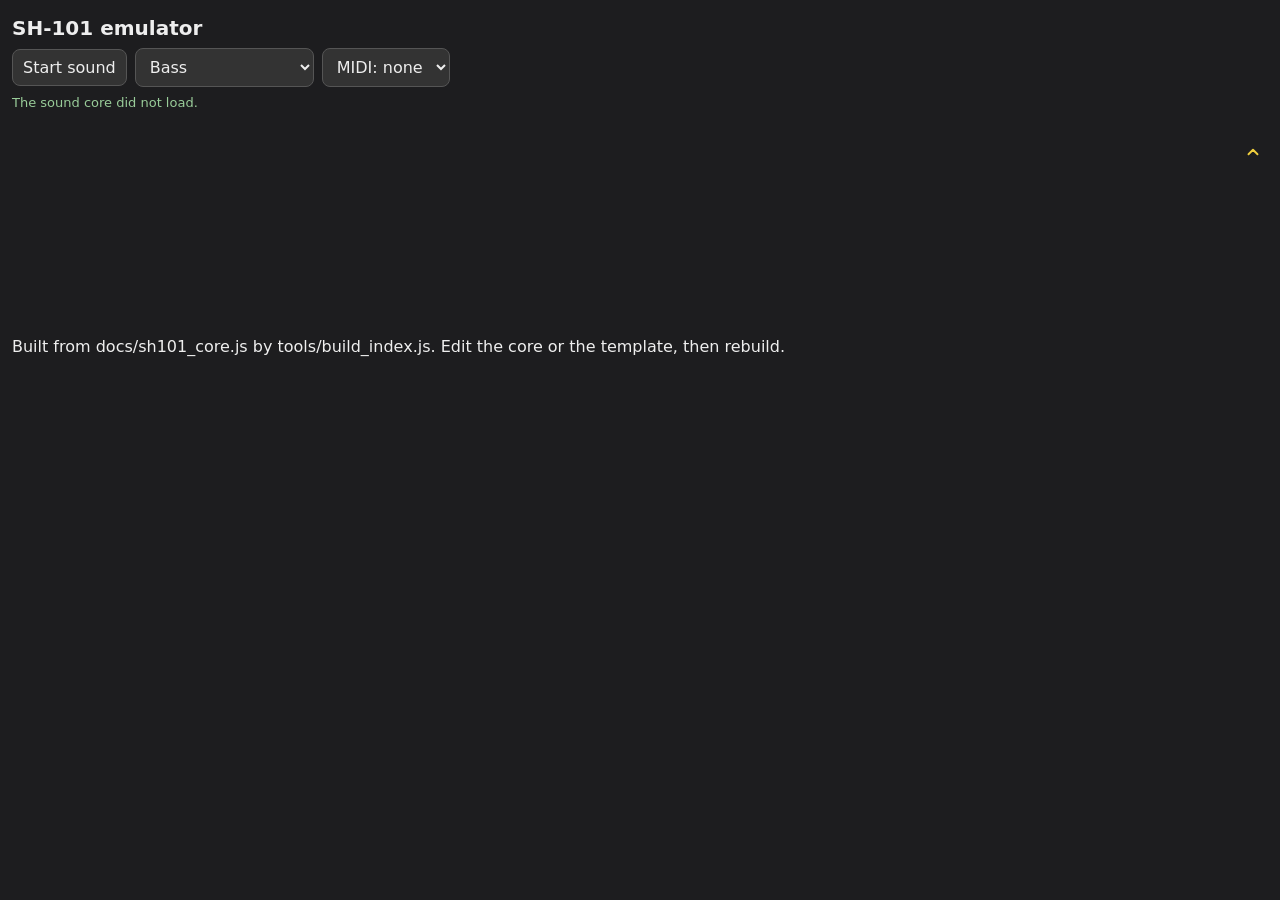
<file: 101dev/tools/index.template.html>
<!doctype html>
<html lang="en">
<head>
<meta charset="utf-8">
<meta name="viewport" content="width=device-width, initial-scale=1, viewport-fit=cover">
<title>SH-101 emulator</title>
<style>
  :root { color-scheme: dark; }
  * { box-sizing: border-box; }
  body { margin: 0; font-family: system-ui, sans-serif; background: #1d1d1f; color: #eee; padding: 12px; padding-bottom: calc(12px + env(safe-area-inset-bottom, 0px)); overflow-x: hidden; }
  h1 { font-size: 20px; margin: 4px 0 8px; }
  button, select { font: inherit; background: #333; color: #eee; border: 1px solid #555; border-radius: 8px; padding: 8px 10px; }
  button.on { background: #F0CF3E; border-color: #F0CF3E; color: #121935; }
  input[type=range] { width: 100%; min-width: 0; margin: 0; }
  .row { display: flex; flex-wrap: wrap; gap: 8px; align-items: center; margin: 8px 0; }
  #status { font-size: 13px; color: #9c9; min-height: 18px; }
  #debug { font-size: 12px; color: #888; min-height: 16px; }
  .warn { color: #e9a; }
  #keys { position: relative; height: 150px; user-select: none; touch-action: none; margin: 8px 0 12px; }
  .wk, .bk { position: absolute; top: 0; box-sizing: border-box; border: 1px solid #111; border-radius: 0 0 6px 6px; }
  .wk { background: #f2f2f2; height: 100%; color: #333; }
  .bk { background: #111; height: 60%; color: #eee; z-index: 2; }
  .on-k { background: #f0a040 !important; }
  .lbl { position: absolute; bottom: 4px; width: 100%; text-align: center; font-size: 10px; pointer-events: none; }
  #panels { display: grid; grid-template-columns: repeat(auto-fit, minmax(min(100%, 280px), 1fr)); gap: 8px; }
  .panel { background: #26262a; border: 1px solid #F0CF3E; border-radius: 10px; padding: 8px 10px 10px; min-width: 0; }
  .panel h2 { font-size: 12px; letter-spacing: .1em; text-transform: uppercase; color: #f0a040; margin: 2px 0 6px; }
  .sl { display: grid; grid-template-columns: 84px minmax(0, 1fr) 84px; align-items: center; gap: 8px; margin: 6px 0; font-size: 14px; }
  .sl output { text-align: right; color: #aaa; font-variant-numeric: tabular-nums; font-size: 12px; }
  .grp { margin: 8px 0; }
  .grp .cap { color: #aaa; font-size: 13px; margin-bottom: 4px; }
  .seg { display: flex; flex-wrap: wrap; gap: 6px; }
  .seg button, .grp > button { flex: 1 1 auto; padding: 8px 6px; font-size: 13px; }
  /* keyboard section: a yellow chevron in the top-right corner. Down = keys hidden, up = keys shown. */
  .keysec { position: relative; padding-top: 30px; margin: 8px 0 12px; }
  .keysec.folded #keys { display: none; }
  .chev { position: absolute; top: 0; right: 0; width: 30px; height: 30px; padding: 4px; display: flex; align-items: center; justify-content: center; background: transparent; border: none; border-radius: 6px; cursor: pointer; }
  .chev:hover, .chev:focus-visible { background: rgba(240, 207, 62, 0.12); outline: 1px solid #F0CF3E; }
  .chev svg { width: 18px; height: 18px; transition: transform .15s ease; }
  .chev.open svg { transform: rotate(180deg); }
  .inline { display: flex; flex-wrap: wrap; gap: 4px 8px; align-items: center; }
  .inline > .grp { margin: 6px 0; flex: 0 0 auto; }
  .hrow { display: flex; gap: 12px; align-items: flex-start; margin: 6px 0; }
  .hrow > .grp { flex: 1 1 auto; min-width: 0; margin: 6px 0; }
  .hrow > .grp.stackgrp { flex: 0 0 auto; }   /* stacked buttons hug their labels */
  .hrow.vco { gap: 22px; padding: 14px 0; justify-content: center; }   /* VCO row: more room, centred across the width */
  .hrow.vco > .vsl { margin: 6px 0; }                                  /* Pulse width lines up with the other captions */
  .hrow.vco > .vsl > label { font-size: 13px; }
  .hrow > .grp.stackgrp .cap { text-align: center; }                    /* caption centred over the stacked buttons */
  .hrow.vco > .knob { align-self: center; }   /* MOD depth sits at the vertical centre of the section */
  .vsl { display: flex; flex-direction: column; align-items: center; gap: 4px; flex: 0 0 auto; font-size: 14px; }
  .vsl .vbox { position: relative; width: 36px; height: 150px; }
  .vsl .vbox input { position: absolute; left: -57px; top: 57px; width: 150px; height: 36px; transform: rotate(-90deg); margin: 0; }
  .vsl output { color: #aaa; font-size: 12px; font-variant-numeric: tabular-nums; }
  /* stacked buttons: one column sized to the widest label; every button stretches to that width */
  .seg.stack { display: inline-grid; grid-template-columns: max-content; gap: 6px; }
  .seg.stack button { flex: none; }
  .knobs { display: flex; flex-wrap: wrap; justify-content: space-around; gap: 6px 4px; margin: 6px 0; }
  <!--KNOB_CSS-->
  footer { color: #777; font-size: 12px; margin: 16px 0 0; }
</style>
</head>
<body>
<h1>SH-101 emulator</h1>
<div class="row">
  <button id="start" type="button">Start sound</button>
  <select id="patch"><option value="bass">Bass</option><option value="pwm">PWM lead</option><option value="whistle">Resonant whistle</option></select>
  <select id="midi"><option value="">MIDI: none</option></select>
</div>
<div id="status">Tap "Start sound" first. Sound needs a tap on most phones.</div>
<div id="debug"></div>

<div class="keysec open" id="keysSec">
  <button id="keysToggle" class="chev open" type="button" aria-expanded="true" aria-label="Hide keyboard" title="Hide keyboard">
    <svg viewBox="0 0 24 24" aria-hidden="true"><path d="M6 9l6 6 6-6" fill="none" stroke="#F0CF3E" stroke-width="2.5" stroke-linecap="round" stroke-linejoin="round"/></svg>
  </button>
  <div id="keys"></div>
</div>

<div id="panels"></div>
<footer>Built from docs/sh101_core.js by tools/build_index.js. Edit the core or the template, then rebuild.</footer>

<!--CORE_SCRIPT-->

<!--KNOB_SCRIPT-->

<script>
(function () {
  "use strict";
  const SH = window.SH101;
  const $ = s => document.querySelector(s);
  const statusEl = $("#status"), dbg = $("#debug");
  const say = (t, warn) => { statusEl.textContent = t; statusEl.className = warn ? "warn" : ""; };
  if (!SH) { say("The sound core did not load.", true); return; }

  let ctx = null, node = null, holdOn = false;

  // ---------- mappings: slider position 0..1 <-> patch value ----------
  const clamp01 = v => Math.min(1, Math.max(0, v));
  const tmap = (pos, lo, hi) => lo * Math.pow(hi / lo, pos);            // G36: exponential over the spec range
  const tinv = (t, lo, hi) => clamp01(Math.log(t / lo) / Math.log(hi / lo));
  const TIME = (lo, hi) => ({ to: v => tmap(v, lo, hi), from: p => tinv(p, lo, hi) });
  const LIN = { to: v => v, from: p => clamp01(p) };
  const fmtPct = p => Math.round(p * 100) + "%";
  const fmtSec = p => p < 1 ? Math.round(p * 1000) + " ms" : p.toFixed(2) + " s";

  // Panel layout follows the panel photo and guess_ledger.md ("Layout follows the panel photo").
  // kind: "patch" (goes to the core patch), "pwm" (the one PWM fader, G58), "mod" (mod lever, CC1), "bend" (spring-back lever).
  const SECTIONS = [
    { title: "Tune", items: [
      { t: "slider", kind: "patch", id: "tune", key: "tuneCents", label: "Tune",
        map: { to: v => (v - 0.5) * 100, from: p => clamp01(p / 100 + 0.5) }, fmt: p => Math.round(p) + " ct" },
    ]},
    { title: "Arpeggio", items: [
      { t: "group", key: "arpMode", label: "Arp", values: ["off", "up", "updown", "down"], labels: ["Off", "Up", "U&D", "Down"] },
      { t: "slider", kind: "patch", id: "arpBpm", key: "arpBpm", label: "Arp tempo",
        map: { to: v => 60 + 180 * v, from: p => clamp01((p - 60) / 180) }, fmt: p => Math.round(p) + " BPM" },
      { t: "row", items: [ { t: "toggle", key: "legato", label: "Legato" }, { t: "hold" } ] },
      { t: "group", key: "transpose", label: "Transpose", values: [0, 12, 24], labels: ["L", "M", "H"] },
    ]},
    { title: "Modulator", items: [
      { t: "slider", kind: "patch", id: "lfoRate", key: "lfoRate", label: "Rate",
        map: { to: v => 0.1 * Math.pow(300, v), from: p => clamp01(Math.log(p / 0.1) / Math.log(300)) },
        fmt: p => p.toFixed(2) + " Hz" },
      { t: "group", key: "lfoWave", label: "Wave", values: ["triangle", "square", "random", "noise"], labels: ["Tri", "Square", "Random", "Noise"] },
    ]},
    { title: "VCO", items: [
      { t: "row", cls: "hrow vco", items: [
        { t: "slider", kind: "patch", id: "vibMax", key: "vibMax", label: "MOD depth",
          map: { to: v => v * 0.1, from: p => clamp01(p / 0.1) }, fmt: p => p.toFixed(3) + " st" },
        { t: "group", key: "rangeOct", label: "Range", values: [-1, 0, 1, 2], labels: ["16'", "8'", "4'", "2'"], stack: true },
        { t: "slider", kind: "pwm", id: "pwm", label: "Pulse width", vertical: true },
        { t: "group", key: "pwmSrc", label: "PWM<br>source", values: ["env", "lfo", "man"], labels: ["ENV", "LFO", "MAN"], stack: true },
      ] },
    ]},
    { title: "Source mixer", items: [
      { t: "slider", kind: "patch", id: "wPulse", key: "wPulse", label: "Pulse", map: LIN, fmt: fmtPct },
      { t: "slider", kind: "patch", id: "wSaw", key: "wSaw", label: "Saw", map: LIN, fmt: fmtPct },
      { t: "slider", kind: "patch", id: "wSub", key: "wSub", label: "Sub", map: LIN, fmt: fmtPct },
      { t: "group", key: "subOct", label: "Sub switch", values: ["1", "2", "2p"], labels: ["1 oct sq", "2 oct sq", "2 oct pulse"] },
      { t: "slider", kind: "patch", id: "wNoise", key: "wNoise", label: "Noise", map: LIN, fmt: fmtPct },
    ]},
    { title: "VCF", items: [
      { t: "slider", kind: "patch", id: "cutoff", key: "cutoff", label: "Freq", map: LIN,
        fmt: p => Math.round(SH.cutoffHz(60, p)) + " Hz at C4" },
      { t: "slider", kind: "patch", id: "res", key: "res", label: "Resonance", map: LIN, fmt: fmtPct },
      { t: "slider", kind: "patch", id: "envAmt", key: "envAmt", label: "ENV", map: LIN, fmt: fmtPct },
      { t: "slider", kind: "patch", id: "lfoCut", key: "lfoCut", label: "MOD", map: LIN, fmt: fmtPct },
      { t: "slider", kind: "patch", id: "keyFollow", key: "keyFollow", label: "KYBD", map: LIN, fmt: fmtPct },
    ]},
    { title: "VCA", items: [
      { t: "group", key: "vcaMode", label: "VCA", values: ["ENV", "GATE"], labels: ["ENV", "GATE"] },
    ]},
    { title: "Envelope", items: [
      { t: "group", key: "envTrig", label: "Trigger", values: ["gate", "gatetrig", "lfo"], labels: ["Gate", "Gate+Trig", "LFO"] },
      { t: "slider", kind: "patch", id: "attack", key: "attack", label: "Attack", map: TIME(0.0015, 4), fmt: fmtSec },
      { t: "slider", kind: "patch", id: "decay", key: "decay", label: "Decay", map: TIME(0.002, 10), fmt: fmtSec },
      { t: "slider", kind: "patch", id: "sustain", key: "sustain", label: "Sustain", map: LIN, fmt: fmtPct },
      { t: "slider", kind: "patch", id: "release", key: "release", label: "Release", map: TIME(0.002, 10), fmt: fmtSec },
    ]},
    { title: "Controller", items: [
      { t: "slider", kind: "patch", id: "volume", key: "volume", label: "Volume", map: LIN, fmt: fmtPct },
      { t: "slider", kind: "patch", id: "portaTime", key: "portaTime", label: "Portamento",
        map: { to: v => v * 5, from: p => clamp01(p / 5) }, fmt: fmtSec },
      { t: "group", key: "portaMode", label: "Portamento mode", values: ["auto", "off", "on"], labels: ["Auto", "Off", "On"] },
      { t: "slider", kind: "patch", id: "vcoBend", key: "vcoBend", label: "VCO bend", map: LIN, fmt: fmtPct },
      { t: "slider", kind: "patch", id: "vcfBend", key: "vcfBend", label: "VCF bend", map: LIN, fmt: fmtPct },
      { t: "slider", kind: "mod", id: "lfoMod", label: "LFO MOD" },
      { t: "slider", kind: "bend", id: "bender", label: "Bender", min: -1, max: 1 },
    ]},
  ];

  // ---------- state: the patch sent to the core, and the one PWM fader ----------
  const S = {};            // full patch, kept in sync with the controls
  let pwBase = 0.5;        // hidden base pulse width (core's pw); not on the panel
  let pwFader = 0;         // the single PWM fader (G58)
  const ctrl = {}, groups = {}, toggles = {};

  // Pulse width (G58): MAN sets the width; ENV and LFO use the fader as depth on the hidden base width.
  function withPwm() {
    if (S.pwmSrc === "man") S.pw = pwFader;
    else { S.pw = pwBase; S.pwmAmt = pwFader * 0.5; }
    return S;
  }
  function pwmText() {
    return (S.pwmSrc === "man" ? "duty " : "depth ") + Math.round(pwFader * 50) + "%";
  }
  function postMsg(m) { if (node) node.port.postMessage(m); }
  function send() { withPwm(); postMsg({ type: "patch", patch: S }); }

  // ---------- control building ----------
  // Continuous patch controls are knobs (ui/knob.js). It reads and writes state.params through setParam.
  // Sliders remain for the PWM fader, the mod lever, and the spring-back bender.
  const state = { params: {} };
  window.state = state;
  window.setParam = (id, v) => { state.params[id] = v; applyControl(id); };

  function applyControl(id) {
    const c = ctrl[id]; if (!c) return;
    const it = c.it, v = state.params[id];
    if (it.kind === "patch") { S[it.key] = it.map.to(v); send(); }
    else if (it.kind === "pwm") { pwFader = v; send(); }
    else if (it.kind === "mod") postMsg({ type: "cc", cc: 1, value: Math.round(v * 127) });
    else if (it.kind === "bend") postMsg({ type: "bend", value: Math.round(v * 8191) });
    refreshOut(id);
  }
  function refreshOut(id) {
    const c = ctrl[id]; if (!c || !c.out) return;     // knobs draw their own readout
    const it = c.it;
    if (it.kind === "pwm") c.out.textContent = pwmText();
    else if (it.kind === "mod") c.out.textContent = fmtPct(parseFloat(c.input.value));
    else if (it.kind === "bend") c.out.textContent = parseFloat(c.input.value).toFixed(2);
  }
  function syncAll() {
    for (const id in ctrl) {
      const c = ctrl[id], it = c.it;
      if (it.kind === "patch") {
        state.params[id] = it.map.from(S[it.key]);
        if (knobDraw[id]) knobDraw[id]();
      } else if (it.kind === "pwm") {
        c.input.value = pwFader;
      }
      refreshOut(id);
    }
    for (const key in groups) {
      const g = groups[key];
      g.btns.forEach((b, i) => b.classList.toggle("on", g.values[i] === S[key]));
    }
    for (const key in toggles) toggles[key].classList.toggle("on", !!S[key]);
  }
  function makeKnob(it) {
    const def = it.map.from(SH.DEFAULT[it.key]);
    state.params[it.id] = it.map.from(S[it.key] ?? SH.DEFAULT[it.key]);
    ctrl[it.id] = { it, input: null, out: null };
    return buildKnob({ id: it.id, label: it.label, def, fmt: v => it.fmt(it.map.to(v)) });
  }
  function makeSlider(it) {
    const row = document.createElement("div");
    if (it.vertical) {
      row.className = "vsl";
      row.innerHTML = `<label for="c-${it.id}">${it.label}</label><div class="vbox">` +
        `<input type="range" id="c-${it.id}" min="0" max="1" step="0.001"></div><output></output>`;
    } else {
      row.className = "sl";
      row.innerHTML = `<label for="c-${it.id}">${it.label}</label>` +
        `<input type="range" id="c-${it.id}" min="${it.min ?? 0}" max="${it.max ?? 1}" step="0.001">` +
        `<output></output>`;
    }
    const input = row.querySelector("input"), out = row.querySelector("output");
    const c = { it, input, out };
    ctrl[it.id] = c;
    state.params[it.id] = it.kind === "pwm" ? pwFader : 0;
    input.addEventListener("input", () => { state.params[it.id] = parseFloat(input.value); applyControl(it.id); });
    if (it.kind === "bend") {                                   // the lever springs back to centre
      const back = () => { input.value = 0; state.params[it.id] = 0; applyControl(it.id); };
      ["pointerup", "pointercancel", "touchend", "mouseup"].forEach(ev => input.addEventListener(ev, back));
    }
    return row;
  }
  function makeGroup(it) {
    const wrap = document.createElement("div"); wrap.className = "grp" + (it.stack ? " stackgrp" : "");
    wrap.innerHTML = `<div class="cap">${it.label}</div><div class="seg${it.stack ? " stack" : ""}"></div>`;
    const seg = wrap.querySelector(".seg");
    const btns = it.values.map((val, i) => {
      const b = document.createElement("button"); b.type = "button"; b.textContent = it.labels[i];
      b.addEventListener("click", () => { S[it.key] = val; syncAll(); send(); });
      seg.appendChild(b);
      return b;
    });
    groups[it.key] = { values: it.values, btns };
    return wrap;
  }
  function makeHold() {
    const wrap = document.createElement("div"); wrap.className = "grp";
    const b = document.createElement("button"); b.type = "button"; b.id = "hold";
    b.textContent = "Hold"; b.title = "Keep notes sounding after release";
    b.addEventListener("click", () => setHold(!holdOn));
    wrap.appendChild(b);
    return wrap;
  }
  function makeToggle(it) {
    const wrap = document.createElement("div"); wrap.className = "grp";
    const b = document.createElement("button"); b.type = "button"; b.textContent = it.label;
    b.addEventListener("click", () => { S[it.key] = !S[it.key]; syncAll(); send(); });
    wrap.appendChild(b);
    toggles[it.key] = b;
    return wrap;
  }
  function buildItem(it) {
    if (it.t === "slider") return it.kind === "patch" ? makeKnob(it) : makeSlider(it);
    if (it.t === "group") return makeGroup(it);
    if (it.t === "hold") return makeHold();
    return makeToggle(it);
  }
  function buildPanels() {
    const root = $("#panels");
    for (const sec of SECTIONS) {
      const box = document.createElement("section"); box.className = "panel";
      box.innerHTML = `<h2>${sec.title}</h2>`;
      let knobRow = null;
      for (const it of sec.items) {
        if (it.t === "slider" && it.kind === "patch") {
          if (!knobRow) { knobRow = document.createElement("div"); knobRow.className = "knobs"; box.appendChild(knobRow); }
          knobRow.appendChild(makeKnob(it));
          continue;
        }
        knobRow = null;
        if (it.t === "row") {
          const r = document.createElement("div"); r.className = it.cls || "inline";
          for (const sub of it.items) r.appendChild(buildItem(sub));
          box.appendChild(r);
        } else {
          box.appendChild(buildItem(it));
        }
      }
      root.appendChild(box);
    }
  }

  // ---------- presets ----------
  function loadPreset(name) {
    Object.assign(S, SH.DEFAULT, SH.PATCHES[name]);
    if (S.vcaGate) S.vcaMode = "GATE";          // the whistle preset gates the VCA
    pwBase = S.pw;
    pwFader = S.pwmSrc === "man" ? S.pw : clamp01(S.pwmAmt * 2);
    syncAll();
    send();
  }

  // ---------- on-screen keyboard: C3 (48) to C5 (72) ----------
  const keysEl = $("#keys");
  const LOW = 48, HIGH = 72;
  const isBlack = m => [1, 3, 6, 8, 10].includes(m % 12);
  const whites = []; for (let m = LOW; m <= HIGH; m++) if (!isBlack(m)) whites.push(m);
  const wWidth = 100 / whites.length;
  const keyEls = {};
  whites.forEach((m, i) => {
    const d = document.createElement("div"); d.className = "wk";
    d.style.left = (i * wWidth) + "%"; d.style.width = (wWidth - 0.2) + "%";
    d.dataset.m = m; keysEl.appendChild(d); keyEls[m] = d;
    if (m % 12 === 0) { const l = document.createElement("div"); l.className = "lbl"; l.textContent = "C" + (Math.floor(m / 12) - 1); d.appendChild(l); }
  });
  for (let m = LOW; m <= HIGH; m++) if (isBlack(m)) {
    const prevWhite = whites.indexOf(m - 1);
    const d = document.createElement("div"); d.className = "bk";
    d.style.left = ((prevWhite + 1) * wWidth - wWidth * 0.3) + "%"; d.style.width = (wWidth * 0.6) + "%";
    d.dataset.m = m; keysEl.appendChild(d); keyEls[m] = d;
  }
  function noteOn(m) { if (!node) return; postMsg({ type: "on", note: m }); if (keyEls[m]) keyEls[m].classList.add("on-k"); }
  function noteOff(m) { if (!node) return; postMsg({ type: "off", note: m }); if (keyEls[m]) keyEls[m].classList.remove("on-k"); }
  // Each finger holds its own key, so several keys can sound at once (arpeggio and legato need this).
  const fingers = new Map();
  const keyAt = (x, y) => { const el = document.elementFromPoint(x, y); return el && el.dataset && el.dataset.m ? parseInt(el.dataset.m, 10) : null; };
  keysEl.addEventListener("pointerdown", e => {
    const m = keyAt(e.clientX, e.clientY); if (m === null) return;
    e.preventDefault(); keysEl.setPointerCapture(e.pointerId);
    fingers.set(e.pointerId, m); noteOn(m);
  });
  keysEl.addEventListener("pointermove", e => {
    if (!fingers.has(e.pointerId)) return;
    const m = keyAt(e.clientX, e.clientY), old = fingers.get(e.pointerId);
    if (m !== null && m !== old) { noteOff(old); fingers.set(e.pointerId, m); noteOn(m); }
  });
  const fingerUp = e => {
    if (!fingers.has(e.pointerId)) return;
    noteOff(fingers.get(e.pointerId)); fingers.delete(e.pointerId);
  };
  keysEl.addEventListener("pointerup", fingerUp);
  keysEl.addEventListener("pointercancel", fingerUp);
  $("#keysToggle").addEventListener("click", () => {
    const sec = $("#keysSec"), b = $("#keysToggle");
    const open = sec.classList.toggle("folded") === false;
    b.classList.toggle("open", open);                       // up when open, down when closed
    b.setAttribute("aria-expanded", String(open));
    b.setAttribute("aria-label", open ? "Hide keyboard" : "Show keyboard");
    b.title = open ? "Hide keyboard" : "Show keyboard";
  });

  // ---------- hold ----------
  function setHold(on) {
    holdOn = !!on;
    $("#hold").classList.toggle("on", holdOn);
    postMsg({ type: "hold", on: holdOn });
  }

  // ---------- audio ----------
  const WORKLET = `
    __CORE_SLOT__
    class SH101Processor extends AudioWorkletProcessor {
      constructor() {
        super();
        this.v = new SH101.Voice(sampleRate, {});
        this.buf = new Float32Array(128);
        this.port.onmessage = (e) => {
          const m = e.data;
          if (m.type === "on") this.v.noteOn(m.note);
          else if (m.type === "off") this.v.noteOff(m.note);
          else if (m.type === "cc") this.v.control(m.cc, m.value);
          else if (m.type === "bend") this.v.pitchBend(m.value);
          else if (m.type === "hold") this.v.setHold(m.on);
          else if (m.type === "patch") this.v.setPatch(m.patch);
        };
      }
      process(inputs, outputs) {
        const out = outputs[0][0];
        if (this.buf.length !== out.length) this.buf = new Float32Array(out.length);
        this.v.render(this.buf, out.length);
        out.set(this.buf);
        return true;
      }
    }
    registerProcessor("sh101", SH101Processor);
  `;
  async function startAudio() {
    if (ctx) { await ctx.resume(); return; }
    ctx = new (window.AudioContext || window.webkitAudioContext)();
    const coreText = document.getElementById("core-src").textContent;
    const code = WORKLET.replace("__CORE_SLOT__", () => coreText);
    const url = URL.createObjectURL(new Blob([code], { type: "text/javascript" }));
    await ctx.audioWorklet.addModule(url);
    node = new AudioWorkletNode(ctx, "sh101", { numberOfInputs: 0, numberOfOutputs: 1, outputChannelCount: [1] });
    node.connect(ctx.destination);
    await ctx.resume();
    send();
    postMsg({ type: "hold", on: holdOn });
    say("Sound on. Play the keys, or connect a MIDI keyboard.");
    dbg.textContent = "Audio: on (" + Math.round(ctx.sampleRate) + " Hz)";
    $("#start").classList.add("on");
  }
  $("#start").addEventListener("click", () => startAudio().catch(err => say("Audio failed: " + err, true)));

  // ---------- Web MIDI ----------
  const midiSel = $("#midi");
  let midiAccess = null, inputs = [];
  function onMidi(e) {
    const [st, d1, d2] = e.data; const kind = st & 0xf0;
    dbg.textContent = "MIDI in: status " + st.toString(16) + " data " + d1 + " " + (d2 === undefined ? "" : d2) +
      (node ? "" : "  (audio is OFF: tap Start sound)");
    if (!node) { say("MIDI is arriving, but audio is off. Tap Start sound.", true); return; }
    if (kind === 0x90 && d2 > 0) postMsg({ type: "on", note: d1 });
    else if (kind === 0x80 || (kind === 0x90 && d2 === 0)) postMsg({ type: "off", note: d1 });
    else if (kind === 0xb0) {
      if (d1 === 64) setHold(d2 >= 64);                          // sustain pedal drives Hold
      else postMsg({ type: "cc", cc: d1, value: d2 });
    }
    else if (kind === 0xe0) postMsg({ type: "bend", value: ((d2 << 7) | d1) - 8192 });
  }
  // Listen on every MIDI input at once. Keyboards often expose several ports, and only one may carry notes.
  function refreshInputs() {
    midiSel.innerHTML = '<option value="">MIDI: none</option>';
    inputs = [];
    midiAccess.inputs.forEach(inp => {
      inputs.push(inp);
      inp.onmidimessage = onMidi;
      const o = document.createElement("option"); o.value = inp.id; o.textContent = inp.name; midiSel.appendChild(o);
    });
    if (inputs.length === 0) say("No MIDI keyboard found. Plug one in (USB or Bluetooth), then reconnect.");
    else say("Listening on " + inputs.length + " MIDI input(s): " + inputs.map(i => i.name).join(", "));
  }
  midiSel.addEventListener("change", () => {
    const inp = inputs.find(i => i.id === midiSel.value);
    if (inp) say("Listening on all inputs. Last selected: " + inp.name);
  });
  if (navigator.requestMIDIAccess) {
    navigator.requestMIDIAccess({ sysex: false }).then(acc => {
      midiAccess = acc; refreshInputs(); acc.onstatechange = refreshInputs;
    }).catch(() => say("MIDI permission was refused.", true));
  } else {
    say("This browser has no Web MIDI (iPhone Safari does not). On-screen keys still work.", true);
  }

  // ---------- start ----------
  buildPanels();
  $("#patch").addEventListener("change", e => loadPreset(e.target.value));
  loadPreset("bass");
})();
</script>

<!--CORE_SRC-->
</body>
</html>
</file>
